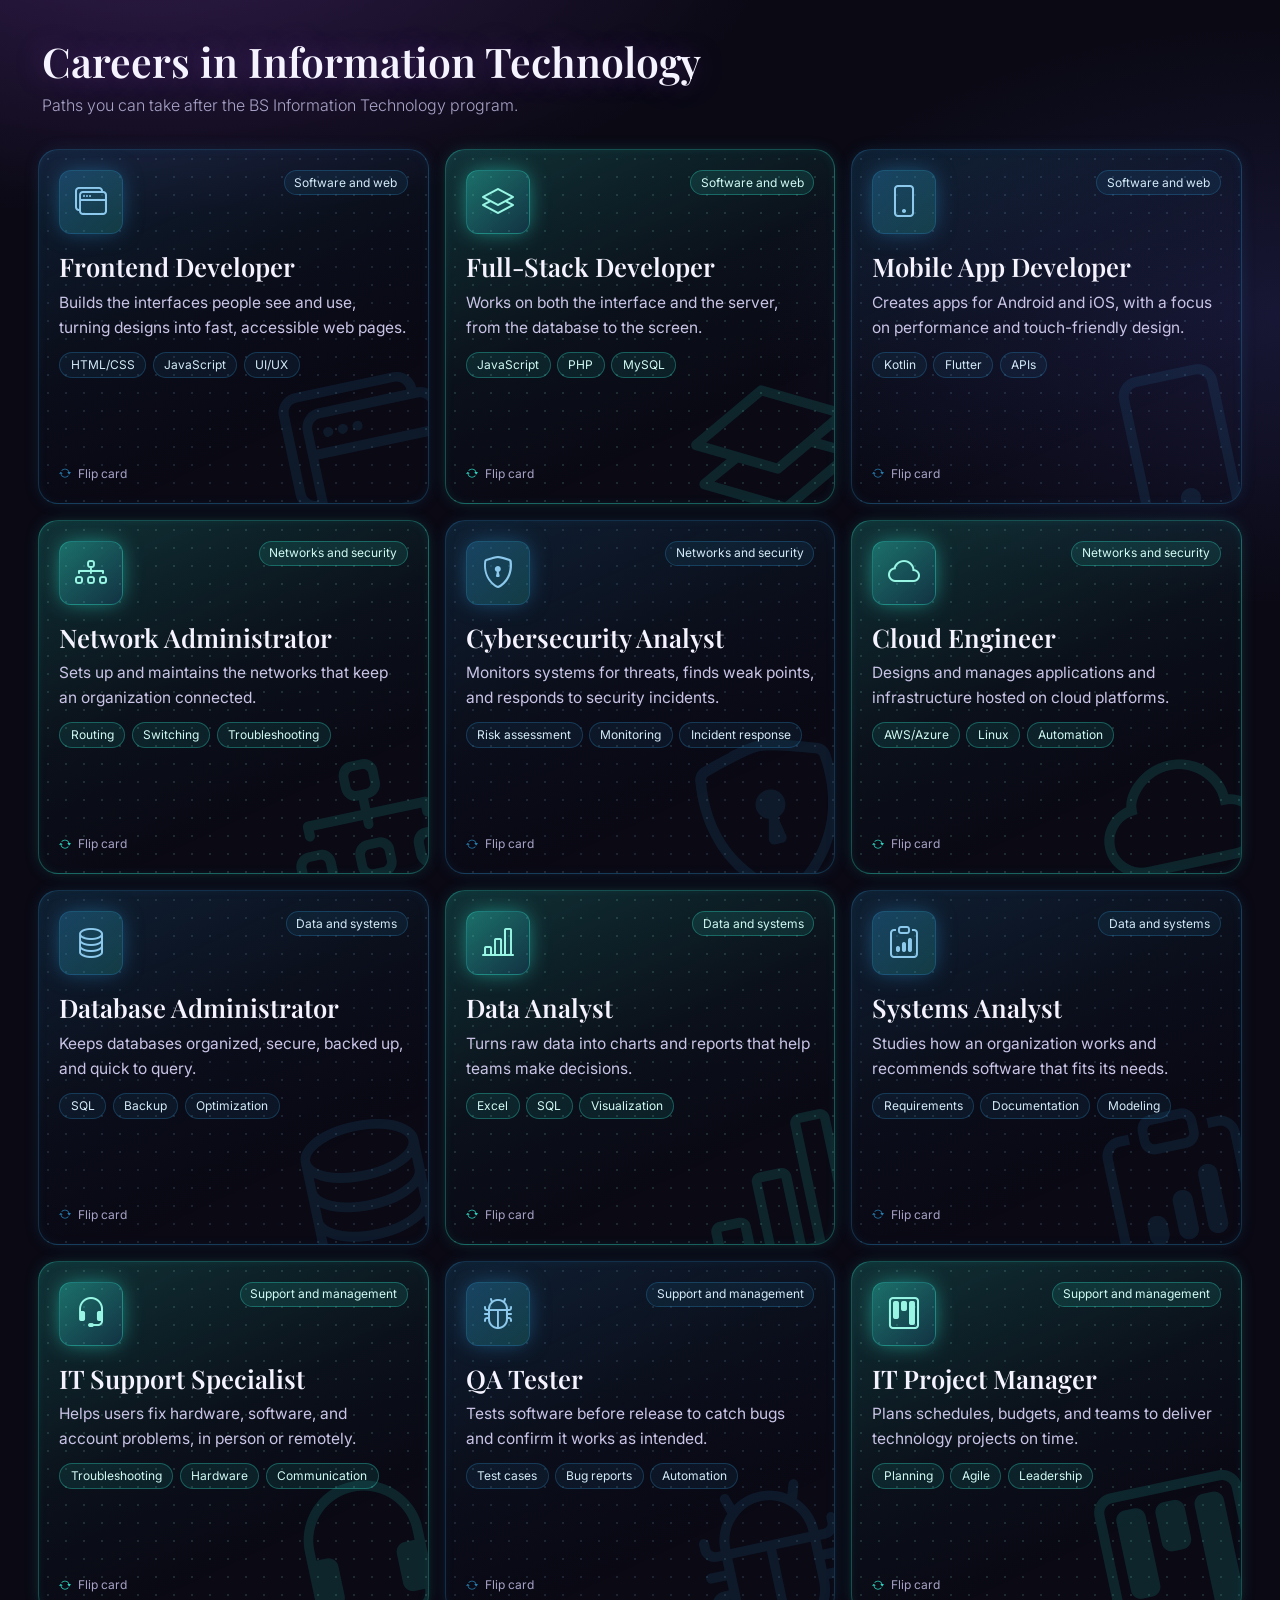
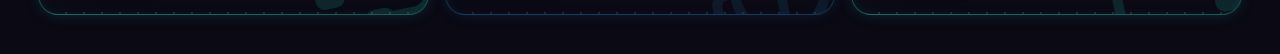
<file: Act 2_JSON/index.html>
<!DOCTYPE html>
<html lang="en">

<head>
    <meta charset="UTF-8">
    <meta name="viewport" content="width=device-width, initial-scale=1.0">
    <title>Khyle Recaña | IT Careers</title>
    <meta name="description" content="Career paths for graduates of the BS Information Technology program.">

    <!-- Fonts -->
    <link rel="preconnect" href="https://fonts.googleapis.com">
    <link rel="preconnect" href="https://fonts.gstatic.com" crossorigin>
    <link
        href="https://fonts.googleapis.com/css2?family=Playfair+Display:wght@400;500;600;700&family=Inter:wght@300;400;500;600&display=swap"
        rel="stylesheet">

    <!-- Bootstrap 5.3 -->
    <link href="https://cdn.jsdelivr.net/npm/bootstrap@5.3.3/dist/css/bootstrap.min.css" rel="stylesheet"
        integrity="sha384-QWTKZyjpPEjISv5WaRU9OFeRpok6YctnYmDr5pNlyT2bRjXh0JMhjY6hW+ALEwIH" crossorigin="anonymous">

    <!-- Bootstrap Icons -->
    <link rel="stylesheet" href="https://cdn.jsdelivr.net/npm/bootstrap-icons@1.11.3/font/bootstrap-icons.css">

    <!-- Favicon -->
    <link rel="icon" type="image/svg+xml" href="assets/Logo.svg">

    <!-- Custom CSS -->
    <link rel="stylesheet" href="style.css">
</head>

<body>
    <main class="container-fluid career-wrap" id="careers-page">
        <header class="row career-header" id="careers-header">
            <div class="col-12">
                <h1 class="career-page-title">Careers in Information Technology</h1>
                <p class="career-subtitle">Paths you can take after the BS Information Technology program.</p>
            </div>
        </header>

        <div id="careers-root"></div>

    </main>


    <!-- JSON -->
    <script id="careers-data" type="application/json">
    {
        "careers": [
            {
                "id": "frontend-developer",
                "title": "Frontend Developer",
                "track": "Software and web",
                "icon": "bi-window-stack",
                "description": "Builds the interfaces people see and use, turning designs into fast, accessible web pages.",
                "skills": [
                    "HTML/CSS",
                    "JavaScript",
                    "UI/UX"
                ],
                "overview": "You turn designs into responsive pages, fix layout bugs across devices, and make sure sites load fast and work with a keyboard and screen reader.",
                "tools": [
                    "HTML",
                    "CSS",
                    "JavaScript",
                    "Bootstrap",
                    "Git",
                    "Figma"
                ],
                "training": [
                    "freeCodeCamp Responsive Web Design",
                    "Meta Front-End Developer Professional Certificate"
                ]
            },
            {
                "id": "fullstack-developer",
                "title": "Full-Stack Developer",
                "track": "Software and web",
                "icon": "bi-layers",
                "description": "Works on both the interface and the server, from the database to the screen.",
                "skills": [
                    "JavaScript",
                    "PHP",
                    "MySQL"
                ],
                "overview": "You build features from end to end: the page the user sees, the server logic behind it, and the database that stores the data.",
                "tools": [
                    "JavaScript",
                    "PHP",
                    "Node.js",
                    "MySQL",
                    "REST APIs",
                    "Git"
                ],
                "training": [
                    "freeCodeCamp Full Stack Development",
                    "Meta Back-End Developer Professional Certificate"
                ]
            },
            {
                "id": "mobile-app-developer",
                "title": "Mobile App Developer",
                "track": "Software and web",
                "icon": "bi-phone",
                "description": "Creates apps for Android and iOS, with a focus on performance and touch-friendly design.",
                "skills": [
                    "Kotlin",
                    "Flutter",
                    "APIs"
                ],
                "overview": "You design and build apps for phones, test them on real devices, and publish updates to the app stores.",
                "tools": [
                    "Kotlin",
                    "Flutter",
                    "Android Studio",
                    "Firebase",
                    "REST APIs"
                ],
                "training": [
                    "Google Android Basics with Kotlin course",
                    "Flutter and Dart bootcamp courses"
                ]
            },
            {
                "id": "network-administrator",
                "title": "Network Administrator",
                "track": "Networks and security",
                "icon": "bi-diagram-3",
                "description": "Sets up and maintains the networks that keep an organization connected.",
                "skills": [
                    "Routing",
                    "Switching",
                    "Troubleshooting"
                ],
                "overview": "You install and configure routers and switches, monitor traffic, and fix outages so people stay connected.",
                "tools": [
                    "Cisco devices",
                    "Wireshark",
                    "Packet Tracer",
                    "DHCP and DNS",
                    "VLANs"
                ],
                "training": [
                    "Cisco CCNA",
                    "CompTIA Network+"
                ]
            },
            {
                "id": "cybersecurity-analyst",
                "title": "Cybersecurity Analyst",
                "track": "Networks and security",
                "icon": "bi-shield-lock",
                "description": "Monitors systems for threats, finds weak points, and responds to security incidents.",
                "skills": [
                    "Risk assessment",
                    "Monitoring",
                    "Incident response"
                ],
                "overview": "You watch logs and alerts for suspicious activity, investigate incidents, and recommend fixes to close security gaps.",
                "tools": [
                    "SIEM tools",
                    "Kali Linux",
                    "Nmap",
                    "Firewalls",
                    "Wireshark"
                ],
                "training": [
                    "CompTIA Security+",
                    "ISC2 Certified in Cybersecurity (CC)"
                ]
            },
            {
                "id": "cloud-engineer",
                "title": "Cloud Engineer",
                "track": "Networks and security",
                "icon": "bi-cloud",
                "description": "Designs and manages applications and infrastructure hosted on cloud platforms.",
                "skills": [
                    "AWS/Azure",
                    "Linux",
                    "Automation"
                ],
                "overview": "You deploy servers and services in the cloud, automate setup, and keep costs and uptime under control.",
                "tools": [
                    "AWS",
                    "Microsoft Azure",
                    "Linux",
                    "Docker",
                    "Terraform"
                ],
                "training": [
                    "AWS Certified Cloud Practitioner",
                    "Microsoft Azure Fundamentals (AZ-900)"
                ]
            },
            {
                "id": "database-administrator",
                "title": "Database Administrator",
                "track": "Data and systems",
                "icon": "bi-database",
                "description": "Keeps databases organized, secure, backed up, and quick to query.",
                "skills": [
                    "SQL",
                    "Backup",
                    "Optimization"
                ],
                "overview": "You design tables, tune slow queries, schedule backups, and control who can see or change the data.",
                "tools": [
                    "MySQL",
                    "PostgreSQL",
                    "SQL Server",
                    "phpMyAdmin",
                    "Backup tools"
                ],
                "training": [
                    "Microsoft Azure Data Fundamentals (DP-900)",
                    "Oracle MySQL certifications"
                ]
            },
            {
                "id": "data-analyst",
                "title": "Data Analyst",
                "track": "Data and systems",
                "icon": "bi-bar-chart-line",
                "description": "Turns raw data into charts and reports that help teams make decisions.",
                "skills": [
                    "Excel",
                    "SQL",
                    "Visualization"
                ],
                "overview": "You clean data, look for patterns, and present the results in dashboards and reports that managers can act on.",
                "tools": [
                    "Excel",
                    "SQL",
                    "Power BI",
                    "Tableau",
                    "Python"
                ],
                "training": [
                    "Google Data Analytics Certificate",
                    "Microsoft Power BI Data Analyst (PL-300)"
                ]
            },
            {
                "id": "systems-analyst",
                "title": "Systems Analyst",
                "track": "Data and systems",
                "icon": "bi-clipboard-data",
                "description": "Studies how an organization works and recommends software that fits its needs.",
                "skills": [
                    "Requirements",
                    "Documentation",
                    "Modeling"
                ],
                "overview": "You interview users, write down what a system needs to do, and work with developers to make sure the final product matches.",
                "tools": [
                    "UML",
                    "Flowcharts",
                    "Jira",
                    "Draw.io",
                    "SQL"
                ],
                "training": [
                    "IIBA Entry Certificate in Business Analysis (ECBA)",
                    "CompTIA Project+"
                ]
            },
            {
                "id": "it-support-specialist",
                "title": "IT Support Specialist",
                "track": "Support and management",
                "icon": "bi-headset",
                "description": "Helps users fix hardware, software, and account problems, in person or remotely.",
                "skills": [
                    "Troubleshooting",
                    "Hardware",
                    "Communication"
                ],
                "overview": "You answer help requests, set up computers and accounts, and fix everyday hardware and software problems.",
                "tools": [
                    "Windows and macOS",
                    "Active Directory",
                    "Ticketing systems",
                    "Remote desktop"
                ],
                "training": [
                    "CompTIA A+",
                    "Google IT Support Professional Certificate"
                ]
            },
            {
                "id": "qa-tester",
                "title": "QA Tester",
                "track": "Support and management",
                "icon": "bi-bug",
                "description": "Tests software before release to catch bugs and confirm it works as intended.",
                "skills": [
                    "Test cases",
                    "Bug reports",
                    "Automation"
                ],
                "overview": "You write test cases, try to break features before users do, and report bugs clearly so developers can fix them.",
                "tools": [
                    "Selenium",
                    "Postman",
                    "Jira",
                    "TestRail",
                    "Chrome DevTools"
                ],
                "training": [
                    "ISTQB Certified Tester Foundation Level"
                ]
            },
            {
                "id": "it-project-manager",
                "title": "IT Project Manager",
                "track": "Support and management",
                "icon": "bi-kanban",
                "description": "Plans schedules, budgets, and teams to deliver technology projects on time.",
                "skills": [
                    "Planning",
                    "Agile",
                    "Leadership"
                ],
                "overview": "You break a project into tasks, keep the team on schedule and budget, and report progress to stakeholders.",
                "tools": [
                    "Jira",
                    "Trello",
                    "Gantt charts",
                    "Scrum",
                    "Slack"
                ],
                "training": [
                    "PMI CAPM",
                    "Professional Scrum Master I (PSM I)"
                ]
            }
        ]
    }
    </script>

    <script>
        function escapeHtml(value) {
            var div = document.createElement("div");
            div.textContent = value;
            return div.innerHTML;
        }

        function listItems(items) {
            return items.map(function (item) {
                return "<li>" + escapeHtml(item) + "</li>";
            }).join("");
        }

        // Career card layout functions
        function careerColumn(career) {
            var id = escapeHtml(career.id);
            var title = escapeHtml(career.title);
            var icon = escapeHtml(career.icon);

            return `
                        <div class="col-12 col-md-6 col-lg-4 career-col" id="col-${id}">
                            <div class="career-flip" id="career-${id}" role="button" tabindex="0" aria-pressed="false" aria-label="${title}. Flip card for details.">
                                <div class="career-flip-inner">
                                    <article class="card career-card career-front" id="front-${id}" aria-hidden="false">
                                        <div class="card-body">
                                            <i class="bi ${icon} career-watermark" aria-hidden="true"></i>
                                            <div class="career-top">
                                                <span class="career-icon"><i class="bi ${icon}" aria-hidden="true"></i></span>
                                                <span class="career-track">${escapeHtml(career.track)}</span>
                                            </div>
                                            <h3 class="career-title">${title}</h3>
                                            <p class="career-desc">${escapeHtml(career.description)}</p>
                                            <ul class="career-skills">${listItems(career.skills)}</ul>
                                            <span class="career-hint"><i class="bi bi-arrow-repeat" aria-hidden="true"></i> Flip card</span>
                                        </div>
                                    </article>
                                    <article class="card career-card career-back" id="back-${id}" aria-hidden="true">
                                        <div class="card-body">
                                            <h3 class="career-title career-back-title">${title}</h3>
                                            <h4 class="career-label">What you'll do</h4>
                                            <p class="career-desc career-overview">${escapeHtml(career.overview)}</p>
                                            <h4 class="career-label">Tools you'll use</h4>
                                            <ul class="career-skills career-tools">${listItems(career.tools)}</ul>
                                            <h4 class="career-label">Training and certifications</h4>
                                            <ul class="career-training">${listItems(career.training)}</ul>
                                            <span class="career-hint"><i class="bi bi-arrow-repeat" aria-hidden="true"></i> Flip back</span>
                                        </div>
                                    </article>
                                </div>
                            </div>
                        </div>`;
        }

        function careerLayout(careers) {
            return `
                <div class="container-fluid px-0" id="careers-container">
                    <div class="row g-3 career" id="careers-row">${careers.map(careerColumn).join("")}
                    </div>
                </div>`;
        }

        function toggleFlip(flip) {
            var flipped = !flip.classList.contains("is-flipped");
            flip.classList.toggle("is-flipped", flipped);
            flip.setAttribute("aria-pressed", String(flipped));
            flip.querySelector(".career-front").setAttribute("aria-hidden", String(flipped));
            flip.querySelector(".career-back").setAttribute("aria-hidden", String(!flipped));
        }

        function bindFlip(row) {
            row.addEventListener("click", function (event) {
                var flip = event.target.closest(".career-flip");
                if (flip) toggleFlip(flip);
            });

            row.addEventListener("keydown", function (event) {
                if (event.key !== "Enter" && event.key !== " ") return;
                var flip = event.target.closest(".career-flip");
                if (!flip) return;
                event.preventDefault();
                toggleFlip(flip);
            });
        }

        function bindSpotlight(row) {
            row.addEventListener("pointermove", function (event) {
                var card = event.target.closest(".card");
                if (!card) return;
                var rect = card.getBoundingClientRect();
                card.style.setProperty("--spot-x", event.clientX - rect.left + "px");
                card.style.setProperty("--spot-y", event.clientY - rect.top + "px");
                card.style.setProperty("--spot-opacity", "1");
            });

            row.addEventListener("pointerout", function (event) {
                var card = event.target.closest(".card");
                if (card && !card.contains(event.relatedTarget)) {
                    card.style.setProperty("--spot-opacity", "0");
                }
            });
        }

        function renderCareers(targetId, dataId) {
            var target = document.getElementById(targetId || "careers-root");
            var data = JSON.parse(document.getElementById(dataId || "careers-data").textContent);

            target.innerHTML = careerLayout(data.careers);

            var row = document.getElementById("careers-row");
            bindFlip(row);
            bindSpotlight(row);
        }

        renderCareers("careers-root", "careers-data");
    </script>
</body>

</html>
</file>
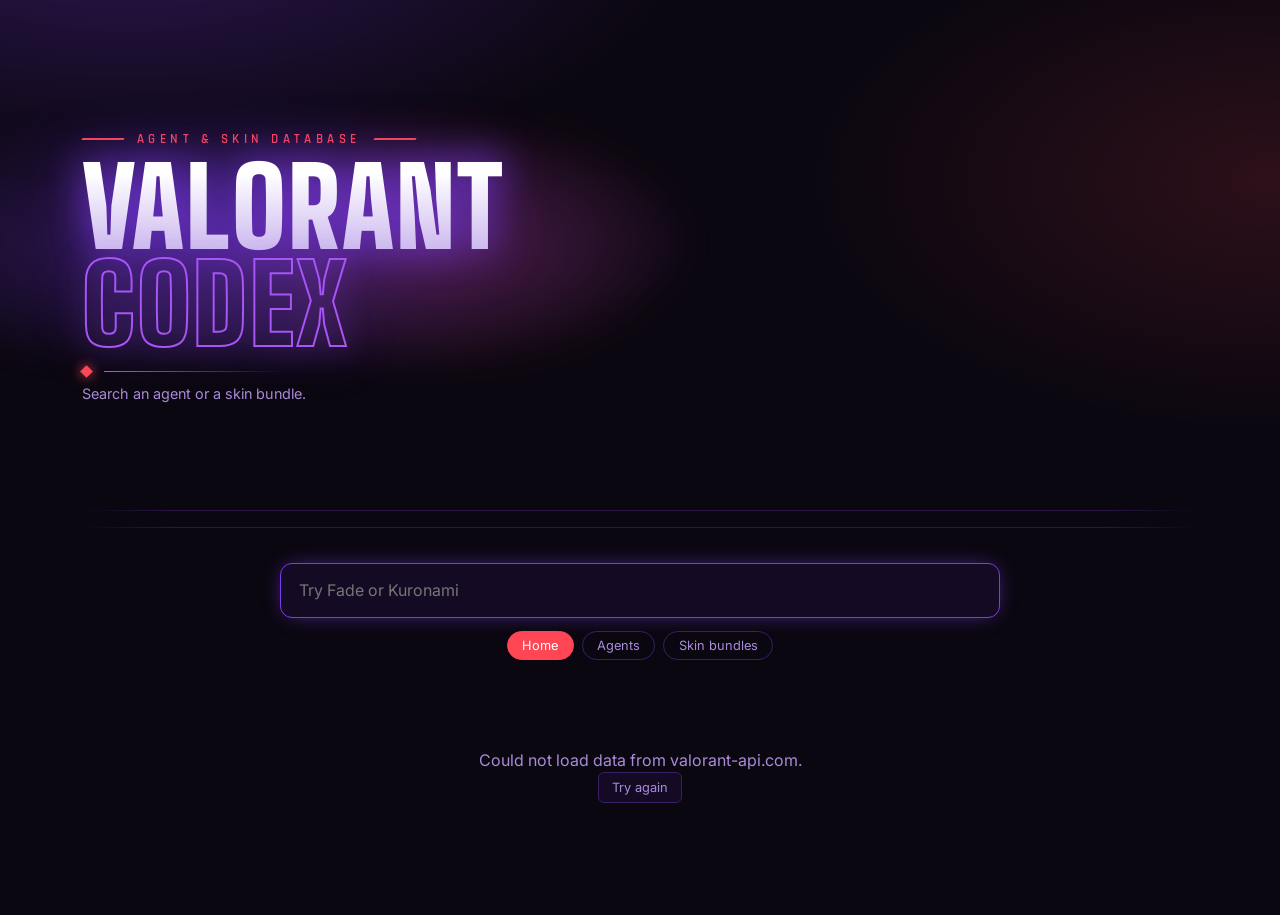
<file: Act 3_Public-API/index.html>
<!DOCTYPE html>
<html lang="en">

<head>
    <meta charset="UTF-8">
    <meta name="viewport" content="width=device-width, initial-scale=1.0">
    <title>Valorant Codex</title>
    <meta name="description" content="Search Valorant agents and skin bundles using the public valorant-api.com API.">

    <!-- Fonts -->
    <link rel="preconnect" href="https://fonts.googleapis.com">
    <link rel="preconnect" href="https://fonts.gstatic.com" crossorigin>
    <link
        href="https://fonts.googleapis.com/css2?family=Rajdhani:wght@600;700&family=Inter:wght@300;400;500;600&display=swap"
        rel="stylesheet">
    <link
        href="https://fonts.googleapis.com/css2?family=Rajdhani:wght@600;700&family=Big+Shoulders+Display:wght@800;900&family=Inter:wght@300;400;500;600&display=swap"
        rel="stylesheet">

    <!-- Bootstrap 5.3 -->
    <link href="https://cdn.jsdelivr.net/npm/bootstrap@5.3.3/dist/css/bootstrap.min.css" rel="stylesheet"
        integrity="sha384-QWTKZyjpPEjISv5WaRU9OFeRpok6YctnYmDr5pNlyT2bRjXh0JMhjY6hW+ALEwIH" crossorigin="anonymous">

    <!-- Favicon -->
    <link rel="icon" type="image/svg+xml" href="assets/Logo.svg">

    <!-- Custom CSS -->
    <link rel="stylesheet" href="style.css">
</head>

<body>
    <div class="page-bg" id="pageBg" aria-hidden="true"></div>
    <main class="container py-4 py-md-5 is-home position-relative" id="codex">
        <button class="btn btn-sm back-btn" id="back" type="button" aria-label="Back to home"
            title="Back to home">&larr;</button>
        <div class="hero">
            <div class="hero-left">
                <div class="brand">
                    <div class="eyebrow"><span></span>AGENT &amp; SKIN DATABASE<span></span></div>
                    <div class="logo" id="logo" role="button" tabindex="0" title="Back to home"><span
                            class="l1">VALORANT</span> <span class="l2">CODEX</span></div>
                    <div class="divider" aria-hidden="true"><i></i></div>
                    <p class="tagline">Search an agent or a skin bundle.</p>
                    <div class="stats" id="stats"></div>
                </div>
            </div>
            <div class="stage" id="stage"></div>
        </div>
        <div class="ticker" id="ticker" aria-hidden="true"></div>

        <div class="search-wrap">
            <input class="search" id="search" type="search" placeholder="Try Fade or Kuronami" autocomplete="off"
                aria-label="Search agents or skin bundles">
            <div class="suggest" id="suggest" hidden></div>
        </div>
        <div class="chips" id="chips">
            <button class="chip on" data-f="all">Home</button>
            <button class="chip" data-f="agent">Agents</button>
            <button class="chip" data-f="bundle">Skin bundles</button>
        </div>
        <section id="result">
            <p class="state">Loading Valorant data…</p>
        </section>
    </main>


    <script src="https://cdn.jsdelivr.net/npm/bootstrap@5.3.8/dist/js/bootstrap.bundle.min.js"
        integrity="sha384-FKyoEForCGlyvwx9Hj09JcYn3nv7wiPVlz7YYwJrWVcXK/BmnVDxM+D2scQbITxI"
        crossorigin="anonymous"></script>

    <script>
        var API = "https://valorant-api.com/v1/";
        var S = { agents: [], bundles: [], themes: [], skins: [], tiers: {}, filter: "all" };
        var items = [], skinList = [], variants = [], pool = [];
        var $ = function (s) { return document.querySelector(s); };
        var box = $("#search"), sug = $("#suggest"), res = $("#result"), main = $("#codex");

        var SLOT = { Grenade: "C", Ability1: "Q", Ability2: "E", Ultimate: "X", Passive: "P" };
        var ORDER = ["Grenade", "Ability1", "Ability2", "Ultimate", "Passive"];
        var COUNTRY = {
            turkish: "Turkey",
            korean: "South Korea",
            british: "United Kingdom",
            english: "England",
            scottish: "Scotland",
            irish: "Ireland",
            american: "United States",
            chinese: "China",
            indian: "India",
            russian: "Russia",
            moroccan: "Morocco",
            mexican: "Mexico",
            german: "Germany",
            swedish: "Sweden",
            brazilian: "Brazil",
            australian: "Australia",
            japanese: "Japan",
            ghanaian: "Ghana",
            french: "France",
            filipino: "Philippines",
            filipina: "Philippines",
            norwegian: "Norway",
            colombian: "Colombia",
            thai: "Thailand",
            senegalese: "Senegal",
            nigerian: "Nigeria",
            canadian: "Canada",
            italian: "Italy",
            spanish: "Spain",
            egyptian: "Egypt",
            argentine: "Argentina",
            ukrainian: "Ukraine",
            polish: "Poland",
            dutch: "Netherlands",
            kenyan: "Kenya"
        };

        function esc(t) {
            return String(t == null ? "" : t).replace(/[&<>"']/g, function (c) {
                return { "&": "&amp;", "<": "&lt;", ">": "&gt;", '"': "&quot;", "'": "&#39;" }[c];
            });
        }
        function norm(t) {
            return String(t || "").normalize("NFD").replace(/[\u0300-\u036f]/g, "").toLowerCase()
                .replace(/\bbundle\b/g, "").replace(/[^a-z0-9]/g, "");
        }
        const get = async (path) => {
            var response = await fetch(API + path);
            var json = await response.json();
            return json.data;
        }

        function loadingHtml(text) {
            return '<div class="text-center py-5"><div class="spinner-border text-danger" role="status"><span class="visually-hidden">Loading...</span></div><div class="mt-3 text-secondary">' + text + '</div></div>';
        }

        function country(desc) {
            var m = (desc || "").match(/(?:home country of|hailing from|hails from|native of)\s+([A-Z][A-Za-z]+(?: [A-Z][A-Za-z]+)*)/);
            if (m) return m[1];
            var words = (desc || "").toLowerCase().match(/[a-z]+/g) || [];
            for (var i = 0; i < words.length; i++) if (COUNTRY[words[i]]) return COUNTRY[words[i]];
            return "Not stated";
        }
        function clean(t) { return String(t || "").replace(/<[^>]*>/g, ""); }
        function hex(c) { return "#" + String(c || "000000").slice(0, 6); }

        /* ---------- Loading ---------- */
        const init = async () => {
            res.innerHTML = loadingHtml("Loading Valorant data...");
            try {
                S.agents = await get("agents?isPlayableCharacter=true");
                S.bundles = await get("bundles");
                S.themes = await get("themes");
                S.skins = await get("weapons/skins");
                var tierList = await get("contenttiers");

                S.agents.sort(function (a, b) { return a.displayName.localeCompare(b.displayName); });
                S.bundles = S.bundles.filter(function (b) { return b.displayName; });
                for (var i = 0; i < tierList.length; i++) {
                    S.tiers[tierList[i].uuid] = tierList[i];
                }
                items = S.agents.map(function (a) { return { type: "agent", name: a.displayName, key: norm(a.displayName), icon: a.displayIcon, ref: a }; })
                    .concat(S.bundles.map(function (b) { return { type: "bundle", name: b.displayName, key: norm(b.displayName), icon: b.displayIcon, ref: b }; }));
                items.forEach(function (it, i) { it.id = i; });
                pool = [];
                S.skins.forEach(function (s) {
                    if (/^(standard|random)/i.test(s.displayName)) return;
                    (s.levels || []).concat(s.chromas || []).forEach(function (v) {
                        if (v.streamedVideo) pool.push({ skin: s, video: v.streamedVideo, poster: v.displayIcon || v.fullRender || s.displayIcon });
                    });
                });
                var skinCount = S.skins.filter(function (s) { return !/^(standard|random)/i.test(s.displayName); }).length;
                $("#stats").innerHTML = [[S.agents.length, "Agents"], [S.bundles.length, "Bundles"], [skinCount, "Skins"]].map(function (x) {
                    return '<span><b>' + x[0] + '</b>' + x[1] + '</span>';
                }).join("");
                buildSpotlight();
                home();
            } catch (error) {
                res.innerHTML = '<p class="state">Could not load data from valorant-api.com.<br><button class="tag" onclick="init()">Try again</button></p>';
            }
        }

        function pickRandom(n) {
            var a = pool.slice(), out = [], seen = {};
            for (var i = a.length - 1; i > 0; i--) { var j = Math.floor(Math.random() * (i + 1)); var t = a[i]; a[i] = a[j]; a[j] = t; }
            a.forEach(function (p) { if (out.length < n && !seen[p.skin.uuid]) { seen[p.skin.uuid] = 1; out.push(p); } });
            return out;
        }
        function bundleIdFor(skin) {
            var th = S.themes.find(function (t) { return t.uuid === skin.themeUuid; });
            if (!th) return -1;
            var it = items.find(function (i) { return i.type === "bundle" && i.key === norm(th.displayName); });
            return it ? it.id : -1;
        }
        /* ---------- Home spotlight ---------- */
        var spotTimer = null;
        var spotIndex = 0;

        function buildSpotlight() {
            var elStage = document.getElementById("stage");
            var elTicker = document.getElementById("ticker");
            var order = [];
            for (var i = 0; i < S.agents.length; i++) {
                order.push(i);
            }
            order.sort(function () { return Math.random() - 0.5; });

            var html = "";
            for (var n = 0; n < 6 && n < order.length; n++) {
                var a = S.agents[order[n]];
                var colorList = a.backgroundGradientColors || [];
                var cols = [];
                for (var c = 0; c < colorList.length; c++) {
                    cols.push(hex(colorList[c]));
                }
                var grad = cols.length > 1 ? "linear-gradient(150deg," + cols.join(",") + ")" : "";
                html += '<div class="spot' + (n == 0 ? " on" : "") + '"' + (grad ? ' style="--g:' + grad + '"' : "") + ' data-id="' + order[n] + '">';
                html += '<div class="big">' + esc(a.displayName) + '</div>';
                html += '<img class="pt" src="' + esc(a.fullPortrait || a.bustPortrait || a.displayIcon) + '" alt="' + esc(a.displayName) + '">';
                html += '<div class="nm">' + (a.role ? '<i>' + esc(a.role.displayName) + '</i>' : "") + esc(a.displayName) + '</div></div>';
            }
            elStage.innerHTML = html;

            var names = "";
            for (var j = 0; j < S.agents.length; j++) {
                names += '<span>' + esc(S.agents[j].displayName) + ' //</span>';
            }
            elTicker.innerHTML = '<div class="track">' + names + names + '</div>';

            spotIndex = 0;
            clearInterval(spotTimer);
            spotTimer = setInterval(nextSpot, 3500);
        }

        function nextSpot() {
            if (!main.classList.contains("is-home")) return;
            var slides = document.getElementsByClassName("spot");
            if (slides.length == 0) return;
            slides[spotIndex].classList.remove("on");
            spotIndex = (spotIndex + 1) % slides.length;
            slides[spotIndex].classList.add("on");
        }

        function setFilter(f) {
            S.filter = f;
            page = 1;
            document.querySelectorAll("#chips .chip").forEach(function (x) { x.classList.toggle("on", x.dataset.f === f); });
        }

        var page = 1;
        var perPageLoad = 18;
        var lastPage = 1;
        var listItems = [];

        function listAll(type) {
            listItems = items.filter(function (i) { return i.type === type && i.icon; });
            lastPage = Math.ceil(listItems.length / perPageLoad);
            if (page > lastPage) page = 1;
            var title = type === "agent" ? "AGENTS" : "SKIN BUNDLES";
            res.innerHTML = '<div class="d-flex flex-wrap justify-content-between align-items-center gap-2 mt-4 mb-2">' +
                '<h3 class="sec m-0"><b>//</b> ' + title + ' (' + listItems.length + ')</h3>' +
                '<nav aria-label="Page navigation"><ul class="pagination pagination-sm m-0">' +
                '<li class="page-item"><a class="page-link" onclick="prev()">Previous</a></li>' +
                '<li class="page-item"><a class="page-link" id="currentPage">1</a></li>' +
                '<li class="page-item"><a class="page-link" onclick="next()">Next</a></li>' +
                '</ul></nav></div><div class="row g-2" id="parent"></div>';
            getList();
        }

        function getList() {
            var elParent = document.getElementById("parent");
            var elCurrentPage = document.getElementById("currentPage");
            elParent.innerHTML = "";
            elCurrentPage.innerHTML = page + " / " + lastPage;
            for (var i = perPageLoad * (page - 1); i < perPageLoad * page && i < listItems.length; i++) {
                elParent.innerHTML += '<div class="col-4 col-sm-3 col-md-2"><button class="pick w-100 h-100" data-id="' + listItems[i].id + '"><img src="' + esc(listItems[i].icon) + '" alt="" loading="lazy">' + esc(listItems[i].name) + '</button></div>';
            }
        }

        function prev() {
            page -= 1;
            if (page == 0) {
                page = lastPage;
            }
            getList();
        }

        function next() {
            page += 1;
            if (page > lastPage) {
                page = 1;
            }
            getList();
        }

        function home() {
            main.classList.add("is-home");
            setPageBg("");
            if (S.filter === "agent" || S.filter === "bundle") return listAll(S.filter);
            var picks = pickRandom(3);
            res.innerHTML = '<div class="d-flex justify-content-center align-items-center gap-3 mb-3"><h3 class="sec m-0"><b>//</b> RANDOM SKIN PREVIEWS</h3>' +
                '<button class="tag" id="shuffle">Shuffle</button></div><div class="row g-3 justify-content-center">' +
                picks.map(function (p) {
                    var b = bundleIdFor(p.skin);
                    return '<div class="col-12 col-md-4"><div class="vcard"><div class="media"><video muted loop autoplay playsinline preload="metadata" poster="' + esc(p.poster) + '" src="' + esc(p.video) + '"></video></div>' +
                        '<div class="vfoot"><span>' + esc(p.skin.displayName) + '</span><span class="d-flex gap-2"><button class="tag" data-snd>Sound off</button>' +
                        (b > -1 ? '<button class="tag" data-id="' + b + '">View bundle</button>' : "") + '</span></div></div></div>';
                }).join("") + '</div>';
        }
        function goHome() {
            box.value = ""; sug.hidden = true;
            home();
            window.scrollTo({ top: 0, behavior: "smooth" });
        }

        /* ---------- Search ---------- */
        function suggest() {
            var q = norm(box.value);
            if (!q) { sug.hidden = true; return []; }
            var f = items.filter(function (i) { return (S.filter === "all" || S.filter === i.type) && i.key.indexOf(q) > -1; })
                .sort(function (a, b) { return (b.key.indexOf(q) === 0) - (a.key.indexOf(q) === 0); }).slice(0, 8);
            sug.innerHTML = f.length ? f.map(function (i) {
                return '<button type="button" data-id="' + i.id + '">' + (i.icon ? '<img src="' + esc(i.icon) + '" alt="">' : "") +
                    esc(i.name) + '<span class="badge">' + (i.type === "agent" ? "Agent" : "Bundle") + '</span></button>';
            }).join("") : '<p class="none">No agent or bundle found</p>';
            sug.hidden = false;
            return f;
        }
        function show(item) {
            setPageBg(item.type === "agent" ? item.ref.background : "");
            box.value = item.name; sug.hidden = true;
            main.classList.remove("is-home");
            if (item.type === "agent") res.innerHTML = agentView(item.ref);
            else { res.innerHTML = bundleView(item.ref); if (skinList.length) showSkin(skinList[0].uuid); }
            res.scrollIntoView({ behavior: "smooth", block: "start" });
        }

        /* ---------- Agent ---------- */
        var AGENT_VIDEOS = {};
        function bannerMedia(a) {
            var v = AGENT_VIDEOS[a.displayName];
            return v
                ? '<video class="bg-video" autoplay muted loop playsinline src="' + esc(v) + '"></video>'
                : '<div class="bg-anim" aria-hidden="true"></div>';
        }
        function setPageBg(url) {
            var pg = $("#pageBg");
            if (url) { pg.style.backgroundImage = 'url("' + url + '")'; pg.classList.add("on"); }
            else pg.classList.remove("on");
        }
        function agentView(a) {
            var cols = (a.backgroundGradientColors || []).map(hex);
            var grad = cols.length > 1 ? "linear-gradient(135deg," + cols.join(",") + ")" : "";
            var abil = (a.abilities || []).slice().sort(function (x, y) { return ORDER.indexOf(x.slot) - ORDER.indexOf(y.slot); })
                .filter(function (x) { return x.displayName; });
            var style = (grad ? "--g:" + grad + ";" : "") + (cols[0] ? "--c1:" + cols[0] + ";" : "") + (cols[2] || cols[1] ? "--c2:" + (cols[2] || cols[1]) + ";" : "");

            var html = '<article class="agent"><div class="banner"' + (style ? ' style="' + style + '"' : "") + '>';
            html += bannerMedia(a);
            html += '<div class="bn">';
            html += '<h2 class="name">' + esc(a.displayName) + '</h2>';

            html += '<div class="d-flex flex-wrap align-items-center gap-2">';
            if (a.role) {
                html += '<span class="pill">' + (a.role.displayIcon ? '<img src="' + esc(a.role.displayIcon) + '" alt="">' : "") + esc(a.role.displayName) + '</span>';
            }
            html += '<span class="meta mt-2">Origin: ' + esc(country(clean(a.description))) + '</span>';
            html += '<span class="meta mt-2">Codename: ' + esc(a.developerName || "Unknown") + '</span>';
            html += '</div>';

            html += '<p class="bn-desc">' + esc(clean(a.description)) + '</p>';
            html += '<button type="button" class="more" onclick="toggleDesc(this)">Read more</button>';

            html += '<div class="bn-abil">';
            abil.forEach(function (x) {
                if (!x.displayIcon) return;
                html += '<span class="bn-ab' + (x.slot === "Ultimate" ? " ult" : "") + '" title="' + esc(x.displayName) + '"><img src="' + esc(x.displayIcon) + '" alt="' + esc(x.displayName) + '"><i>' + esc(SLOT[x.slot] || "") + '</i></span>';
            });
            html += '</div>';
            html += '</div>'; // closes .bn

            html += '<img class="portrait" src="' + esc(a.fullPortrait || a.bustPortrait || a.displayIcon) + '" alt="' + esc(a.displayName) + '">';
            html += '</div>'; // closes .banner

            html += '<h3 class="sec"><b>//</b> ABILITIES</h3><div class="row g-3">';
            abil.forEach(function (x) {
                html += '<div class="col-12 col-md-6 col-xl-3"><div class="ab h-100' + (x.slot === "Ultimate" ? " ult" : "") + '"><header>' +
                    (x.displayIcon ? '<img src="' + esc(x.displayIcon) + '" alt="">' : "") + '<strong>' + esc(x.displayName) + '</strong>' +
                    '<span class="key">' + (SLOT[x.slot] || "") + '</span></header><p>' + esc(clean(x.description)) + '</p></div></div>';
            });
            html += '</div></article>';
            return html;
        }

        function toggleDesc(button) {
            var desc = button.previousElementSibling;
            desc.classList.toggle("open");
            button.innerHTML = desc.classList.contains("open") ? "Show less" : "Read more";
        }

        /* ---------- Bundle ---------- */
        function bundleSkins(b) {
            var n = norm(b.displayName), list = [];
            var th = S.themes.find(function (t) { return norm(t.displayName) === n; }) ||
                S.themes.find(function (t) { return n && norm(t.displayName).indexOf(n) === 0; });
            if (th) list = S.skins.filter(function (s) { return s.themeUuid === th.uuid; });
            if (!list.length && n.length > 3) list = S.skins.filter(function (s) { return norm(s.displayName).indexOf(n) > -1; });
            return list;
        }
        function skinImg(s) {
            return s.displayIcon || (s.levels[0] && s.levels[0].displayIcon) || (s.chromas[0] && (s.chromas[0].fullRender || s.chromas[0].displayIcon)) || "";
        }
        function bundleView(b) {
            skinList = bundleSkins(b);
            var promo = b.displayIcon2 || b.displayIcon;
            return '<article class="bundle"><div class="bhero"><div><small>SKIN BUNDLE</small><h2 class="name">' + esc(b.displayName) + '</h2>' +
                (b.displayNameSubText ? '<p class="desc">' + esc(clean(b.displayNameSubText)) + '</p>' : "") +
                (b.description ? '<p class="desc">' + esc(clean(b.description)) + '</p>' : "") + '</div>' +
                (promo ? '<img src="' + esc(promo) + '" alt="' + esc(b.displayName) + '">' : "") + '</div>' +
                '<h3 class="sec"><b>//</b> INCLUDED SKINS (' + skinList.length + ')</h3>' +
                (skinList.length ? '<div class="row g-2">' + skinList.map(function (s) {
                    var t = S.tiers[s.contentTierUuid];
                    return '<div class="col-6 col-md-4 col-lg-3"><button class="skin w-100 h-100" data-s="' + esc(s.uuid) + '"><img src="' + esc(skinImg(s)) + '" alt="" loading="lazy">' +
                        '<span class="gem"' + (t ? ' style="background:' + hex(t.highlightColor) + '"' : "") + '></span>' + esc(s.displayName) + '</button></div>';
                }).join("") + '</div><div id="detail"></div>' : '<p class="state">No skins were found for this bundle.</p>') + '</article>';
        }
        function levelName(item) {
            return String(item || "").replace(/^.*::/, "").replace(/([a-z])([A-Z])/g, "$1 $2");
        }
        function showSkin(uuid) {
            var s = skinList.find(function (x) { return x.uuid === uuid; });
            if (!s) return;
            document.querySelectorAll(".skin").forEach(function (el) { el.classList.toggle("sel", el.dataset.s === uuid); });
            variants = s.levels.map(function (l, i) {
                return { kind: "level", label: "Level " + (i + 1) + (l.levelItem ? " · " + levelName(l.levelItem) : ""), video: l.streamedVideo, img: l.displayIcon };
            }).concat(s.chromas.map(function (c) {
                return { kind: "chroma", label: (c.displayName || "Variant").replace(s.displayName, "").trim() || "Default", video: c.streamedVideo, img: c.fullRender || c.displayIcon, swatch: c.swatch };
            }));
            var start = variants.map(function (v) { return v.kind === "level" && v.video ? 1 : 0; }).lastIndexOf(1);
            if (start < 0) start = variants.findIndex(function (v) { return v.video; });
            var t = S.tiers[s.contentTierUuid];
            $("#detail").innerHTML = '<div class="detail"><div class="row g-3"><div class="col-lg-7"><div class="media" id="media"></div><p class="hint">Preview videos play with the skin\'s sound effects.</p></div><div class="col-lg-5">' +
                '<h3>' + esc(s.displayName) + '</h3><span class="desc">' + esc(t ? t.displayName : "") + '</span>' +
                '<p class="lbl">Upgrade levels</p><div class="vars">' + variants.map(function (v, i) {
                    return v.kind === "level" ? '<button class="var" data-v="' + i + '">' + esc(v.label) + '</button>' : "";
                }).join("") + '</div><p class="lbl">Color variants</p><div class="vars">' + variants.map(function (v, i) {
                    return v.kind === "chroma" ? '<button class="sw" data-v="' + i + '" title="' + esc(v.label) + '">' + (v.swatch ? '<img src="' + esc(v.swatch) + '" alt="' + esc(v.label) + '">' : esc(v.label)) + '</button>' : "";
                }).join("") + '</div></div></div></div>';
            showVariant(Math.max(start, 0));
        }
        function showVariant(i) {
            var v = variants[i];
            if (!v) return;
            document.querySelectorAll("#detail [data-v]").forEach(function (el) { el.classList.toggle("on", Number(el.dataset.v) === i); });
            $("#media").innerHTML = v.video
                ? '<video controls playsinline preload="metadata" poster="' + esc(v.img) + '" src="' + esc(v.video) + '"></video>'
                : (v.img ? '<img src="' + esc(v.img) + '" alt="' + esc(v.label) + '">' : '<p class="state">No preview available</p>');
        }

        /* ---------- Events ---------- */
        box.addEventListener("input", function () { if (!box.value) goHome(); else suggest(); });
        box.addEventListener("search", function () { if (!box.value) goHome(); });
        $("#logo").addEventListener("click", logoHome);
        $("#logo").addEventListener("keydown", function (e) { if (e.key === "Enter" || e.key === " ") { e.preventDefault(); logoHome(); } });
        box.addEventListener("keydown", function (e) {
            if (e.key === "Enter") { var f = suggest(); if (f[0]) show(f[0]); }
            if (e.key === "Escape") sug.hidden = true;
        });
        function logoHome() { setFilter("all"); goHome(); }
        $("#chips").addEventListener("click", function (e) {
            var c = e.target.closest(".chip");
            if (!c) return;
            setFilter(c.dataset.f);
            if (box.value) suggest(); else home();
        });
        $("#back").addEventListener("click", logoHome);
        document.addEventListener("click", function (e) {
            if (e.target.closest("#shuffle")) return home();
            var snd = e.target.closest("[data-snd]");
            if (snd) {
                var vid = snd.closest(".vcard").querySelector("video");
                vid.muted = !vid.muted;
                snd.textContent = vid.muted ? "Sound off" : "Sound on";
                return;
            }
            var pick = e.target.closest("[data-id]");
            if (pick && items[pick.dataset.id]) return show(items[pick.dataset.id]);
            var sk = e.target.closest(".skin");
            if (sk) return showSkin(sk.dataset.s);
            var v = e.target.closest("#detail [data-v]");
            if (v) return showVariant(Number(v.dataset.v));
            if (!e.target.closest(".search-wrap")) sug.hidden = true;
        });

        init();
    </script>
</body>

</html>
</file>
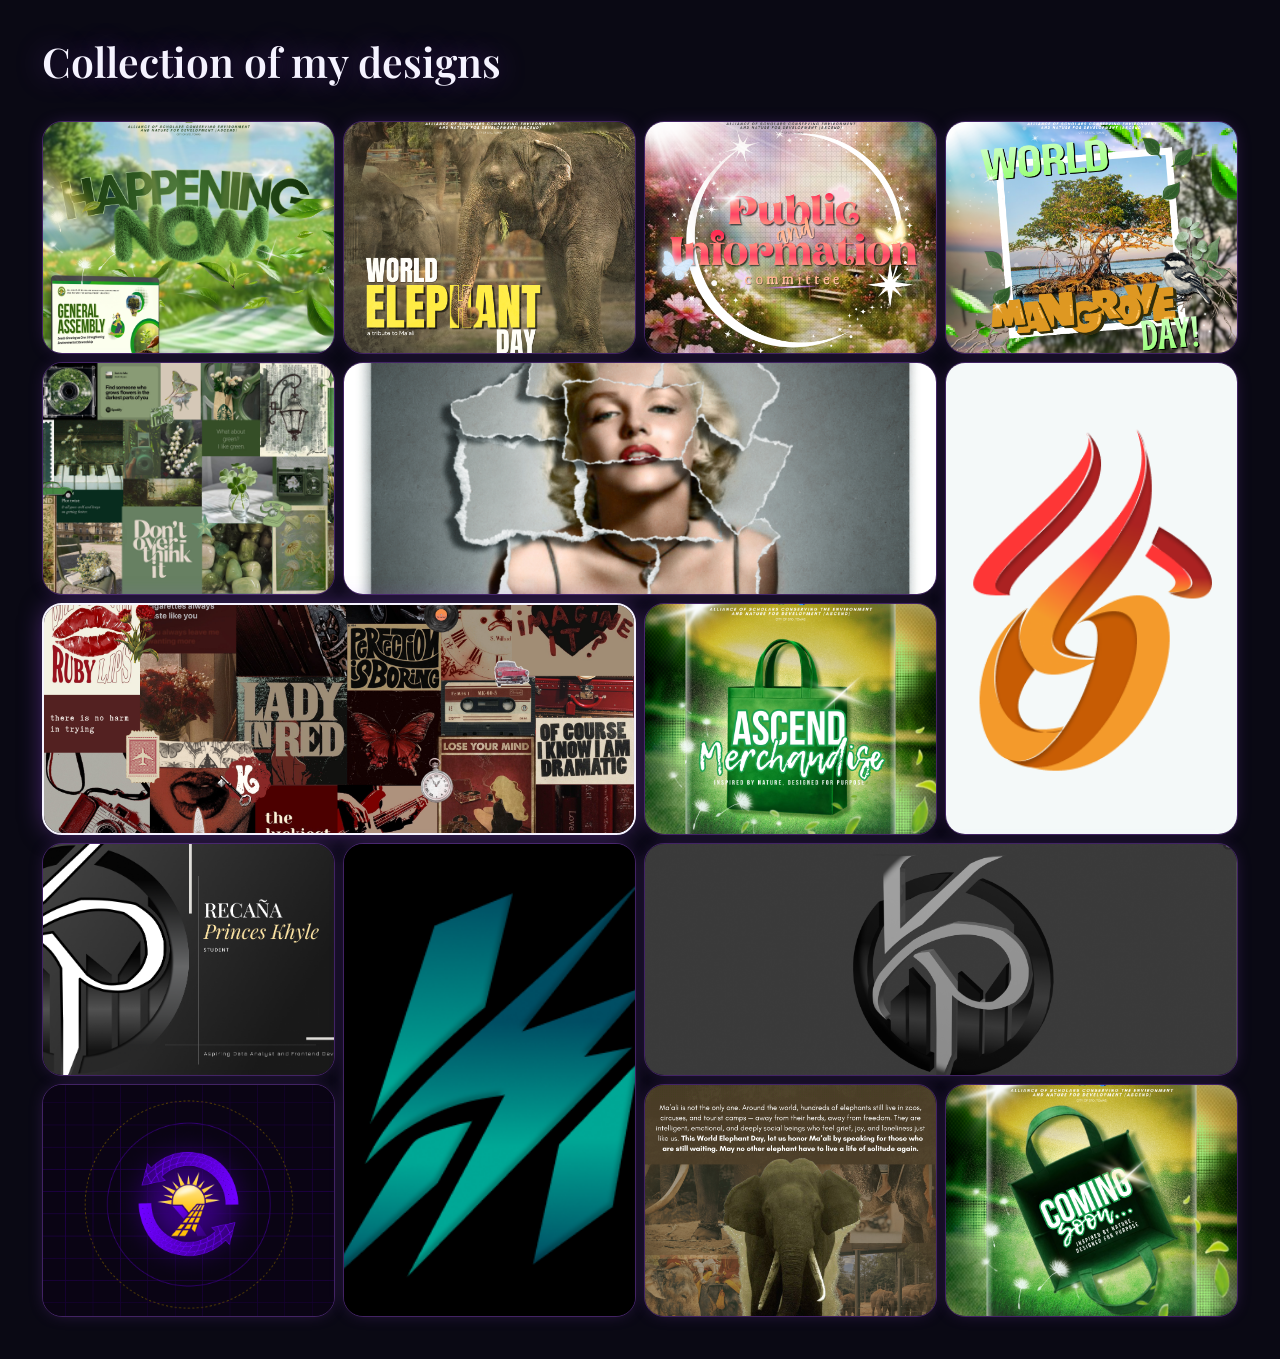
<file: bento-gallery.html>
<!DOCTYPE html>
<html lang="en">

<head>
    <meta charset="UTF-8">
    <meta name="viewport" content="width=device-width, initial-scale=1.0">
    <title>Khyle Recaña | Gallery</title>
    <meta name="description" content="Achievements and milestones from the portfolio of Khyle Recaña.">

    <!-- Fonts -->
    <link rel="preconnect" href="https://fonts.googleapis.com">
    <link rel="preconnect" href="https://fonts.gstatic.com" crossorigin>
    <link
        href="https://fonts.googleapis.com/css2?family=Playfair+Display:wght@400;500;600;700&family=Inter:wght@300;400;500;600&display=swap"
        rel="stylesheet">

    <!-- Bootstrap 5.3 -->
    <link href="https://cdn.jsdelivr.net/npm/bootstrap@5.3.3/dist/css/bootstrap.min.css" rel="stylesheet"
        integrity="sha384-QWTKZyjpPEjISv5WaRU9OFeRpok6YctnYmDr5pNlyT2bRjXh0JMhjY6hW+ALEwIH" crossorigin="anonymous">

    <!-- Bootstrap Icons -->
    <link rel="stylesheet" href="https://cdn.jsdelivr.net/npm/bootstrap-icons@1.11.3/font/bootstrap-icons.css">

    <!-- Favicon -->
    <link rel="icon" type="image/svg+xml" href="assets/Logo.svg">

    <!-- Custom CSS -->
    <link rel="stylesheet" href="style.css">

    <!-- iframe -->
    <script>
        if (new URLSearchParams(location.search).has('embed')) document.documentElement.classList.add('is-embed');
    </script>
</head>

<body>

    <main class="container-fluid bento-wrap">
        <header class="bento-header">
            <h1 class="bento-title">Collection of my designs</h1>
        </header>

        <div class="bento">
        <div class="row g-0">
            <div class="col-12 col-sm-9">
                <div class="row g-0">
                    <div class="col-12 col-sm-4">
                        <div class="row g-0">
                            <div class="col-12 p-1">
                                <div class="card">
                                    <div class="bento-slot">
                                        <i class="bi bi-image"></i>
                                        <span>Image 01</span>
                                    </div>
                                    <img class="bento-img" src="assets/1.png" alt="Design 1" onerror="this.remove()">
                                </div>
                            </div>
                        </div>
                        <div class="row g-0">
                            <div class="col-12 p-1">
                                <div class="card">
                                    <div class="bento-slot">
                                        <i class="bi bi-image"></i>
                                        <span>Image 14</span>
                                    </div>
                                    <img class="bento-img" src="assets/14.png" alt="Design 14" onerror="this.remove()">
                                </div>
                            </div>
                        </div>
                    </div>
                    <div class="col-12 col-sm-8">
                        <div class="row g-0">
                            <div class="col-6 p-1">
                                <div class="card">
                                    <div class="bento-slot">
                                        <i class="bi bi-image"></i>
                                        <span>Image 03</span>
                                    </div>
                                    <img class="bento-img" src="assets/3.png" alt="Design 3" onerror="this.remove()">
                                </div>
                            </div>
                            <div class="col-6 p-1">
                                <div class="card">
                                    <div class="bento-slot">
                                        <i class="bi bi-image"></i>
                                        <span>Image 13</span>
                                    </div>
                                    <img class="bento-img" src="assets/13.png" alt="Design 13" onerror="this.remove()">
                                </div>
                            </div>
                        </div>
                        <div class="row g-0">
                            <div class="col-12 p-1">
                                <div class="card">
                                    <div class="bento-slot">
                                        <i class="bi bi-image"></i>
                                        <span>Image 08</span>
                                    </div>
                                    <img class="bento-img" src="assets/8.jpg" alt="Design 8" onerror="this.remove()">
                                </div>
                            </div>
                        </div>
                    </div>
                </div>
                <div class="row g-0">
                    <div class="col-12 col-sm-8 p-1">
                        <div class="card bx-feature">
                            <div class="bento-slot">
                                <i class="bi bi-image"></i>
                                <span>Image 05</span>
                            </div>
                            <img class="bento-img" src="assets/5.png" alt="Design 5" onerror="this.remove()">
                        </div>
                    </div>
                    <div class="col-12 col-sm-4 p-1">
                        <div class="card">
                            <div class="bento-slot">
                                <i class="bi bi-image"></i>
                                <span>Image 09</span>
                            </div>
                            <img class="bento-img" src="assets/9.png" alt="Design 9" onerror="this.remove()">
                        </div>
                    </div>
                </div>
            </div>

            <!-- Row 2 -->
            <div class="col-12 col-sm-3 d-flex flex-column">
                <div class="row g-0">
                    <div class="col-12 p-1">
                        <div class="card">
                            <div class="bento-slot">
                                <i class="bi bi-image"></i>
                                <span>Image 02</span>
                            </div>
                            <img class="bento-img" src="assets/2.png" alt="Design 2" onerror="this.remove()">
                        </div>
                    </div>
                </div>
                <div class="row g-0 flex-grow-1">
                    <div class="col-12 p-1">
                        <div class="card h-100">
                            <div class="bento-slot">
                                <i class="bi bi-image"></i>
                                <span>Image 07</span>
                            </div>
                            <img class="bento-img" src="assets/7.png" alt="Design 7" onerror="this.remove()">
                        </div>
                    </div>
                </div>
            </div>
        </div>
        <div class="row g-0">
            <div class="col-12 col-sm-3">
                <div class="row g-0">
                    <div class="col-12 p-1">
                        <div class="card">
                            <div class="bento-slot">
                                <i class="bi bi-image"></i>
                                <span>Image 12</span>
                            </div>
                            <img class="bento-img" src="assets/12.png" alt="Design 12" onerror="this.remove()">
                        </div>
                    </div>
                </div>
                <div class="row g-0">
                    <div class="col-12 p-1">
                        <div class="card">
                            <div class="bento-slot">
                                <i class="bi bi-image"></i>
                                <span>Image 15</span>
                            </div>
                            <img class="bento-img" src="assets/15.png" alt="Design 15" onerror="this.remove()">
                        </div>
                    </div>
                </div>
            </div>
            <div class="col-12 col-sm-3 p-1">
                <div class="card h-100">
                    <div class="bento-slot">
                        <i class="bi bi-image"></i>
                        <span>Image 04</span>
                    </div>
                    <img class="bento-img" src="assets/4.png" alt="Design 4" onerror="this.remove()">
                </div>
            </div>
            <div class="col-12 col-sm-6">
                <div class="row g-0">
                    <div class="col-12 p-1">
                        <div class="card">
                            <div class="bento-slot">
                                <i class="bi bi-image"></i>
                                <span>Image 11</span>
                            </div>
                            <img class="bento-img" src="assets/11.png" alt="Design 11" onerror="this.remove()">
                        </div>
                    </div>
                </div>
                <div class="row g-0">
                    <div class="col-6 p-1">
                        <div class="card">
                            <div class="bento-slot">
                                <i class="bi bi-image"></i>
                                <span>Image 06</span>
                            </div>
                            <img class="bento-img" src="assets/6.png" alt="Design 6" onerror="this.remove()">
                        </div>
                    </div>
                    <div class="col-6 p-1">
                        <div class="card">
                            <div class="bento-slot">
                                <i class="bi bi-image"></i>
                                <span>Image 10</span>
                            </div>
                            <img class="bento-img" src="assets/10.png" alt="Design 10" onerror="this.remove()">
                        </div>
                    </div>
                </div>
            </div>
        </div>
        </div>
    </main>

    <script>
        if (!window.matchMedia('(prefers-reduced-motion: reduce)').matches) {
            document.querySelectorAll('.bento .card').forEach(card => {
                card.addEventListener('mousemove', (e) => {
                    const rect = card.getBoundingClientRect();
                    card.style.setProperty('--spot-x', `${((e.clientX - rect.left) / rect.width) * 100}%`);
                    card.style.setProperty('--spot-y', `${((e.clientY - rect.top) / rect.height) * 100}%`);
                    card.style.setProperty('--spot-opacity', '1');
                });
                card.addEventListener('mouseleave', () => card.style.setProperty('--spot-opacity', '0'));
            });
        }
    </script>

</body>

<!-- Bootstrap JS -->
<script src="https://cdn.jsdelivr.net/npm/bootstrap@5.3.3/dist/js/bootstrap.bundle.min.js"
    integrity="sha384-YvpcrYf0tY3lHB60NNkmXc5s9fDVZLESaAA55NDzOxhy9GkcIdslK1eN7N6jIeHz"
    crossorigin="anonymous"></script>


</html>
</file>
<file: Act 2_JSON/style.css>
:root {
    --background: #0a0914;
    --foreground: #f5f3ff;
    --card-foreground: #f5f3ff;
    --muted-foreground: #a8a3c7;
    --accent: #a855f7;
}

.career {
    --g: 0.5rem;
    --glow: 168, 85, 247;
    --card-h: min(26rem, calc((100vw - 2 * var(--pad, 1.5rem)) * 0.2 - var(--g)));
}

.career .card {
    position: relative;
    min-height: var(--card-h);
    overflow: hidden;
    background: transparent;
    border: 1px solid rgba(var(--glow), 0.35);
    border-radius: 1.25rem;
    color: var(--card-foreground);
    box-shadow:
        0 0 18px -6px rgba(var(--glow), 0.35),
        inset 0 0 18px -12px rgba(var(--glow), 0.45);
    transition:
        transform 0.3s ease,
        border-color 0.3s ease,
        box-shadow 0.3s ease,
        background 0.3s ease;
}

.career .card.bx-feature {
    border-width: 2px;
    border-color: var(--accent);
    box-shadow:
        0 0 26px -4px rgba(var(--glow), 0.5),
        inset 0 0 22px -10px rgba(var(--glow), 0.5);
}

.career .card:hover {
    transform: translateY(-3px);
    background: rgba(var(--glow), 0.06);
    border-color: var(--accent);
    box-shadow:
        0 0 32px -2px rgba(var(--glow), 0.65),
        inset 0 0 26px -8px rgba(var(--glow), 0.55);
}

.career .card::before {
    content: "";
    position: absolute;
    inset: 0;
    background: radial-gradient(
        circle 240px at var(--spot-x, 50%) var(--spot-y, 50%),
        rgba(var(--glow), 0.3) 0%,
        transparent 100%
    );
    opacity: var(--spot-opacity, 0);
    transition: opacity 0.3s ease;
    pointer-events: none;
    z-index: 1;
}

.career .card::after {
    content: "";
    position: absolute;
    inset: 0;
    padding: 2px;
    border-radius: inherit;
    background: radial-gradient(
        circle 200px at var(--spot-x, 50%) var(--spot-y, 50%),
        rgba(var(--hi), 0.95) 0%,
        transparent 100%
    );
    -webkit-mask:
        linear-gradient(#000 0 0) content-box,
        linear-gradient(#000 0 0);
    -webkit-mask-composite: xor;
    mask:
        linear-gradient(#000 0 0) content-box exclude,
        linear-gradient(#000 0 0);
    opacity: var(--spot-opacity, 0);
    transition: opacity 0.3s ease;
    pointer-events: none;
    z-index: 2;
}

.career-slot {
    position: absolute;
    inset: 0;
    display: flex;
    flex-direction: column;
    align-items: center;
    justify-content: center;
    gap: 0.4rem;
    color: var(--muted-foreground);
    pointer-events: none;
}

.career-slot i {
    font-size: 2rem;
    opacity: 0.5;
}

.career-slot span {
    font-size: 0.7rem;
    letter-spacing: 0.2em;
    text-transform: uppercase;
}

.career-img {
    position: absolute;
    inset: 0;
    width: 100%;
    height: 100%;
    object-fit: cover;
    transition: transform 0.5s ease;
}

.career .card:hover .career-img {
    transform: scale(1.05);
}

.is-embed body {
    background: transparent;
}

.is-embed .career-wrap {
    --pad: 0.75rem;
    max-width: none;
    padding: 0.75rem;
}

@media (prefers-reduced-motion: reduce) {
    .career .card,
    .career .card::before,
    .career .card::after,
    .career-img {
        transition: none;
    }

    .career .card:hover .career-img {
        transform: none;
    }

    .career .card:hover {
        transform: none;
    }
}

.gallery-career-frame {
    display: none;
    position: absolute;
    inset: 0;
    width: 100%;
    height: 100%;
    border: 0;
    background: transparent;
}

.gallery-img-area.is-career {
    flex: 1 1 auto;
    height: auto;
    min-height: 360px;
}

.gallery-img-area.is-career .gallery-career-frame {
    display: block;
}

.gallery-img-area.is-career .gallery-img,
.gallery-img-area.is-career .gallery-nav,
.gallery-img-area.is-career .gallery-indicators {
    display: none;
}

.project-image.career-thumb {
    background: #0a0914;
}

.career-thumb-frame {
    position: absolute;
    top: 50%;
    left: 50%;
    width: 960px;
    height: 540px;
    border: 0;
    background: transparent;
    pointer-events: none;
    transform: translate(-50%, -50%) scale(var(--thumb-scale, 0.36));
    transform-origin: center;
}

body {
    background:
        radial-gradient(60rem 28rem at 12% -8%, rgba(168, 85, 247, 0.24), transparent 65%),
        radial-gradient(50rem 28rem at 100% 35%, rgba(99, 102, 241, 0.15), transparent 65%),
        var(--background, #0a0914);
    background-attachment: fixed;
    color: var(--foreground, #f5f3ff);
    font-family: "Inter", sans-serif;
}

.career-wrap {
    --pad: clamp(1rem, 3vw, 3rem);
    width: 100%;
    max-width: none;
    padding: var(--pad);
}

.career-header {
    margin-bottom: clamp(1rem, 2.5vw, 2rem);
    padding-inline: 0.25rem;
}

.career-page-title {
    margin: 0;
    font-family: "Playfair Display", serif;
    font-weight: 600;
    font-size: clamp(1.75rem, 3.2vw, 3rem);
    line-height: 1.15;
    color: var(--foreground, #f5f3ff);
    text-shadow: 0 0 28px rgba(168, 85, 247, 0.35);
}

@media (max-width: 575.98px) {
    .career {
        --card-h: clamp(14rem, 75vw, 26rem);
    }
}

.is-embed .career-header {
    display: none;
}

.career-subtitle {
    margin: 0.5rem 0 0;
    max-width: 60ch;
    color: var(--muted-foreground);
    font-weight: 300;
}

.career .card.career-card {
    min-height: 0;
    height: 100%;
}

.career-card .card-body {
    position: relative;
    z-index: 3;
    display: flex;
    flex-direction: column;
    height: 100%;
    gap: 0.55rem;
    padding: 1.25rem;
}

.career-icon {
    display: inline-flex;
    align-items: center;
    justify-content: center;
    width: 2.75rem;
    height: 2.75rem;
    border-radius: 0.75rem;
    font-size: 1.35rem;
    color: rgb(var(--hi));
    background: rgba(var(--glow), 0.14);
    border: 1px solid rgba(var(--glow), 0.35);
}

.career-track {
    font-size: 0.75rem;
    color: var(--muted-foreground);
}

.career-title {
    margin: 0;
    font-size: 1.15rem;
    font-weight: 600;
}

.career-desc {
    margin: 0;
    color: var(--muted-foreground);
    font-size: 0.92rem;
    line-height: 1.6;
}

.career-skills {
    display: flex;
    flex-wrap: wrap;
    gap: 0.4rem;
    margin: 0.15rem 0 0;
    padding: 0;
    list-style: none;
}

.career-skills li {
    padding: 0.2rem 0.65rem;
    font-size: 0.75rem;
    color: var(--tint);
    border: 1px solid rgba(var(--glow), 0.35);
    border-radius: 999px;
}

.career-flip {
    height: 100%;
    perspective: 1200px;
    cursor: pointer;
    border-radius: 1.25rem;
    transition: transform 0.3s ease;
}

.career-flip:hover {
    transform: translateY(-3px);
}

.career-flip:focus-visible {
    outline: 2px solid var(--accent);
    outline-offset: 4px;
}

.career-flip-inner {
    display: grid;
    height: 100%;
    transform-style: preserve-3d;
    transition: transform 0.7s cubic-bezier(0.4, 0.2, 0.2, 1);
}

.career-flip.is-flipped .career-flip-inner {
    transform: rotateY(180deg);
}

.career .career-flip .card,
.career .career-flip .card:hover {
    grid-area: 1 / 1;
    transform: none;
    backface-visibility: hidden;
    -webkit-backface-visibility: hidden;
}

.career .career-flip .card.career-back,
.career .career-flip .card.career-back:hover {
    transform: rotateY(180deg);
}

.career-front .career-icon {
    width: 3.5rem;
    height: 3.5rem;
    font-size: 1.75rem;
    box-shadow: 0 0 22px -4px rgba(var(--glow), 0.7);
}

.career-front .career-track {
    align-self: flex-start;
    padding: 0.15rem 0.6rem;
    color: var(--tint);
    border: 1px solid rgba(var(--glow), 0.35);
    border-radius: 999px;
}

.career-hint {
    margin-top: auto;
    padding-top: 0.35rem;
    font-size: 0.75rem;
    color: var(--muted-foreground);
}

.career-hint i {
    margin-right: 0.25rem;
    color: var(--accent);
}

.career-back-title {
    font-family: "Playfair Display", serif;
    font-weight: 500;
}

.career-label {
    margin: 0.35rem 0 0;
    font-size: 0.8rem;
    font-weight: 500;
    color: rgb(var(--hi));
}

.career-back .card-body {
    gap: 0.4rem;
}

.career-back .career-desc {
    font-size: 0.85rem;
    line-height: 1.5;
}

.career-back .career-skills li {
    padding: 0.12rem 0.55rem;
    font-size: 0.72rem;
}

.career-back .career-skills {
    margin: 0;
}

.career-training {
    margin: 0;
    padding: 0;
    list-style: none;
    font-size: 0.85rem;
    color: var(--muted-foreground);
}

.career-training li {
    position: relative;
    padding-left: 1rem;
    margin-bottom: 0.15rem;
}

.career-training li::before {
    content: "";
    position: absolute;
    left: 0;
    top: 0.5em;
    width: 0.4rem;
    height: 0.4rem;
    border-radius: 50%;
    background: var(--accent);
}

@media (prefers-reduced-motion: reduce) {
    .career-flip,
    .career-flip-inner {
        transition: none;
    }

    .career-flip:hover {
        transform: none;
    }

    .career-flip.is-flipped .career-flip-inner {
        transform: none;
    }

    .career .career-flip .card.career-back,
    .career .career-flip .card.career-back:hover {
        transform: none;
        opacity: 0;
        visibility: hidden;
    }

    .career-flip.is-flipped .career-front {
        opacity: 0;
        visibility: hidden;
    }

    .career .career-flip.is-flipped .card.career-back,
    .career .career-flip.is-flipped .card.career-back:hover {
        opacity: 1;
        visibility: visible;
    }
}

.career .career-flip .card.career-front {
    background:
        radial-gradient(rgba(var(--hi), 0.14) 1px, transparent 1px) 0 0 / 18px 18px,
        linear-gradient(155deg, rgba(var(--glow), 0.2) 0%, rgba(var(--glow), 0.04) 45%, transparent 75%);
}

.career .career-flip .card.career-back {
    background:
        linear-gradient(205deg, rgba(var(--glow), 0.28) 0%, rgba(var(--glow), 0.06) 50%, transparent 80%);
}

.career .career-flip:hover .card.career-front {
    border-color: var(--accent);
    box-shadow:
        0 0 32px -2px rgba(var(--glow), 0.65),
        inset 0 0 26px -8px rgba(var(--glow), 0.55);
}

.career-watermark {
    position: absolute;
    right: -1.25rem;
    bottom: -1.75rem;
    font-size: 10rem;
    line-height: 1;
    color: rgba(var(--glow), 0.14);
    transform: rotate(-12deg);
    transition: transform 0.5s ease, color 0.5s ease;
    pointer-events: none;
}

.career-flip:hover .career-watermark {
    transform: rotate(-4deg) scale(1.08);
    color: rgba(var(--glow), 0.24);
}

.career-top {
    display: flex;
    align-items: flex-start;
    justify-content: space-between;
    gap: 0.75rem;
    margin-bottom: 0.5rem;
}

.career-front .career-icon {
    width: 4rem;
    height: 4rem;
    font-size: 2rem;
    background: linear-gradient(135deg, rgba(var(--glow), 0.4), rgba(var(--glow2), 0.2));
    transition: transform 0.4s ease;
}

.career-flip:hover .career-front .career-icon {
    transform: scale(1.08) rotate(-6deg);
}

.career-front .career-track {
    align-self: flex-start;
    background: rgba(var(--glow), 0.12);
}

.career-front .career-title {
    font-family: "Playfair Display", serif;
    font-weight: 600;
    font-size: 1.6rem;
    line-height: 1.2;
}

.career-front .career-desc {
    font-size: 0.97rem;
    color: #c9c4e6;
}

.career-front .career-skills li {
    background: rgba(var(--glow), 0.1);
}

@media (prefers-reduced-motion: reduce) {
    .career-watermark,
    .career-front .career-icon {
        transition: none;
    }

    .career-flip:hover .career-watermark,
    .career-flip:hover .career-front .career-icon {
        transform: none;
    }
}

.career {
    --glow2: 99, 102, 241;
    --hi: 216, 180, 254;
    --tint: #e9d5ff;
}

.career-col:nth-child(odd) {
    --glow: 39, 125, 175;
    --glow2: 45, 212, 191;
    --hi: 140, 201, 236;
    --tint: #d3eaf8;
    --accent: #277daf;
}

.career-col:nth-child(even) {
    --glow: 45, 212, 191;
    --glow2: 39, 125, 175;
    --hi: 153, 246, 228;
    --tint: #d1faf3;
    --accent: #2dd4bf;
}
</file>
<file: Act 3_Public-API/style.css>
/* For Theme Colors */
:root {
  --bg: #0b0710;
  --panel: #150a24;
  --line: #2a1646;
  --violet: #7c3aed;
  --violet-hi: #a855f7;
  --red: #ff4655;
  --text: #f3eefc;
  --muted: #a98bd8;
}

/* For Base Styles */
* {
  box-sizing: border-box;
}
body {
  margin: 0;
  color: var(--text);
  font-family: "Inter", system-ui, sans-serif;
  background:
    radial-gradient(
      55rem 26rem at 10% -10%,
      rgba(124, 58, 237, 0.3),
      transparent 65%
    ),
    radial-gradient(
      45rem 24rem at 100% 20%,
      rgba(255, 70, 85, 0.14),
      transparent 65%
    ),
    var(--bg);
  background-attachment: fixed;
  min-height: 100vh;
}
button {
  font: inherit;
  color: inherit;
  cursor: pointer;
}
img {
  max-width: 100%;
  display: block;
}

/* For Header */
.brand {
  margin-bottom: 0.5rem;
}
.logo {
  font-family: "Big Shoulders Display", "Rajdhani", sans-serif;
  font-size: 2.1rem;
  font-weight: 900;
  letter-spacing: 0.03em;
  text-transform: uppercase;
  cursor: pointer;
}
.logo .l1,
.logo .l2 {
  color: transparent;
  -webkit-background-clip: text;
  background-clip: text;
}
.logo .l1 {
  background-image: linear-gradient(180deg, #ffffff 15%, #c9b3ee 100%);
  background-size: 100% 100%;
  filter: drop-shadow(0 0 18px rgba(124, 58, 237, 0.55));
}
.logo .l2 {
  -webkit-text-fill-color: transparent;
  -webkit-text-stroke: 1.5px var(--violet-hi);
  filter: drop-shadow(0 0 14px rgba(168, 85, 247, 0.6));
}
.tagline {
  margin: 0.25rem 0 1.25rem;
  color: var(--muted);
  font-size: 0.9rem;
}
.eyebrow {
  display: flex;
  align-items: center;
  justify-content: center;
  gap: 0.8rem;
  margin-bottom: 0.6rem;
  font-family: "Rajdhani", sans-serif;
  font-size: 0.8rem;
  font-weight: 600;
  letter-spacing: 0.35em;
  color: var(--red);
}
.eyebrow span {
  width: 42px;
  height: 2px;
  background: var(--red);
  transform: skewX(-30deg);
}
.divider {
  display: flex;
  align-items: center;
  justify-content: center;
  gap: 0.8rem;
  margin: 0.8rem 0 0.4rem;
}
.divider::before,
.divider::after {
  content: "";
  width: min(180px, 25vw);
  height: 1px;
  background: linear-gradient(90deg, transparent, var(--violet-hi));
}
.divider::after {
  transform: scaleX(-1);
}
.divider i {
  width: 9px;
  height: 9px;
  background: var(--red);
  box-shadow: 0 0 12px var(--red);
  transform: rotate(45deg);
}
.stats {
  display: flex;
  flex-wrap: wrap;
  justify-content: center;
  gap: 0.6rem 1.8rem;
  margin-top: 0.8rem;
}
.stats span {
  display: flex;
  align-items: baseline;
  gap: 0.45rem;
  font-size: 0.7rem;
  letter-spacing: 0.18em;
  text-transform: uppercase;
  color: var(--muted);
}
.stats b {
  font-family: "Rajdhani", sans-serif;
  font-size: 1.5rem;
  letter-spacing: 0.04em;
  color: var(--text);
}
#codex:not(.is-home) .eyebrow,
#codex:not(.is-home) .divider,
#codex:not(.is-home) .stats {
  display: none;
}

/* Search Bar */
.search-wrap {
  position: relative;
}
.search {
  width: 100%;
  padding: 0.9rem 1.1rem;
  font-size: 1rem;
  color: var(--text);
  background: var(--panel);
  border: 1px solid var(--violet);
  border-radius: 12px;
  outline: none;
  box-shadow: 0 0 22px -8px var(--violet);
}
.search:focus {
  border-color: var(--violet-hi);
  box-shadow: 0 0 28px -4px var(--violet);
}

/* Search Suggestions */
.suggest {
  position: absolute;
  z-index: 10;
  left: 0;
  right: 0;
  top: calc(100% + 6px);
  margin: 0;
  padding: 6px;
  background: #100820;
  border: 1px solid var(--violet);
  border-radius: 12px;
  box-shadow: 0 16px 40px -10px #000;
}
.suggest[hidden] {
  display: none;
}
.suggest button {
  display: flex;
  align-items: center;
  gap: 0.75rem;
  width: 100%;
  padding: 0.4rem 0.6rem;
  background: none;
  border: 0;
  border-radius: 8px;
  text-align: left;
}
.suggest button:hover {
  background: rgba(124, 58, 237, 0.25);
}
.suggest img {
  width: 34px;
  height: 34px;
  object-fit: contain;
}
.suggest .badge {
  margin-left: auto;
  font-size: 0.7rem;
  color: var(--muted);
  letter-spacing: 0.1em;
  text-transform: uppercase;
}
.none {
  margin: 0;
  padding: 0.6rem;
  color: var(--muted);
}

/* Filter Buttons (Home, Agents, Skin bundles) */
.chips {
  display: flex;
  gap: 0.5rem;
  margin: 0.8rem 0 0;
}
.chip {
  padding: 0.25rem 0.9rem;
  border: 1px solid #3b1f66;
  border-radius: 999px;
  background: none;
  color: var(--muted);
  font-size: 0.8rem;
}
.chip.on {
  background: var(--red);
  border-color: var(--red);
  color: #fff;
}
#codex:not(.is-home) .chips {
  display: none;
}

/* Back Button */
.back-btn {
  position: absolute;
  top: 1rem;
  right: 1rem;
  z-index: 5;
  display: flex;
  align-items: center;
  justify-content: center;
  width: 2.25rem;
  height: 2.25rem;
  padding: 0;
  color: var(--text);
  background: var(--panel);
  border: 1px solid var(--violet);
  border-radius: 50%;
  font-size: 1.1rem;
  line-height: 1;
}
.back-btn:hover {
  color: #fff;
  background: var(--red);
  border-color: var(--red);
}
.is-home .back-btn {
  display: none;
}

/* Results Area */
#result {
  margin-top: 1.5rem;
}
.is-home #result {
  margin-top: 2.5rem;
}

/* Shared: Headings, Tags, Messages */
.sec {
  margin: 1.6rem 0 0.7rem;
  font-family: "Rajdhani", sans-serif;
  letter-spacing: 0.16em;
  font-size: 0.95rem;
  color: #c9b3ee;
}
.sec b {
  color: var(--red);
}
.tag {
  padding: 0.3rem 0.8rem;
  border: 1px solid #3b1f66;
  border-radius: 6px;
  background: var(--panel);
  font-size: 0.8rem;
}
.tag:hover {
  border-color: var(--violet-hi);
}
.state {
  padding: 3rem 1rem;
  text-align: center;
  color: var(--muted);
}
.pill {
  display: inline-flex;
  align-items: center;
  gap: 0.4rem;
  margin-top: 0.5rem;
  padding: 0.15rem 0.7rem;
  background: var(--red);
  border-radius: 4px;
  font-size: 0.8rem;
  font-weight: 600;
}
.pill img {
  width: 16px;
  height: 16px;
}
.desc {
  color: #d8cdee;
  line-height: 1.7;
  max-width: 70ch;
}
h2.name {
  margin: 0;
  font-family: "Rajdhani", sans-serif;
  font-size: clamp(2.2rem, 6vw, 4rem);
  letter-spacing: 0.1em;
  line-height: 1;
  text-transform: uppercase;
}
.media {
  aspect-ratio: 16 / 9;
  border-radius: 10px;
  overflow: hidden;
  background: #000;
  display: flex;
  align-items: center;
  justify-content: center;
}
.media video,
.media img {
  width: 100%;
  height: 100%;
  object-fit: contain;
}
.hint {
  margin: 0.5rem 0 0;
  color: var(--muted);
  font-size: 0.75rem;
}

/* Home Page: Layout */
.is-home {
  padding-top: clamp(1.5rem, 9vh, 6rem) !important;
}
.is-home .brand {
  position: relative;
  text-align: center;
}
.is-home .brand::before {
  content: "";
  position: absolute;
  left: 30%;
  top: 38%;
  z-index: -1;
  width: min(900px, 95vw);
  height: 280px;
  transform: translate(-50%, -50%);
  background:
    radial-gradient(closest-side, rgba(124, 58, 237, 0.4), transparent),
    radial-gradient(
      closest-side at 72% 50%,
      rgba(255, 70, 85, 0.2),
      transparent
    );
  filter: blur(12px);
  pointer-events: none;
  animation: hero-pulse 6s ease-in-out infinite alternate;
}
.is-home .logo {
  font-size: clamp(2.2rem, 7vw, 4.8rem);
  filter: drop-shadow(0 0 22px rgba(124, 58, 237, 0.55));
}
.is-home .search-wrap {
  max-width: 720px;
  margin-inline: auto;
}
.is-home .chips {
  justify-content: center;
}

/* Home Page: Hero (Title + Agent Spotlight) */
.hero {
  display: block;
}
.is-home .hero {
  display: grid;
  grid-template-columns: 1.05fr 1fr;
  align-items: center;
  gap: 1.5rem;
}
.hero-left {
  min-width: 0;
}
.is-home .hero .brand {
  text-align: left;
}
.is-home .hero .eyebrow,
.is-home .hero .divider,
.is-home .hero .stats,
.is-home .hero .chips {
  justify-content: flex-start;
}
.is-home .hero .divider::before {
  display: none;
}
.is-home .hero .logo {
  font-size: clamp(3.4rem, 8.5vw, 7rem);
  line-height: 0.9;
  letter-spacing: 0.02em;
}
.is-home .hero .logo .l1 {
  display: block;
}
.is-home .hero .logo .l2 {
  -webkit-text-stroke-width: 2px;
}
.is-home .hero .search-wrap {
  max-width: none;
  margin: 0;
}

/* Agent Spotlight */
.stage,
.ticker {
  display: none;
}
.is-home .stage {
  display: block;
  position: relative;
  height: 400px;
}
.spot {
  position: absolute;
  inset: 0;
  overflow: hidden;
  cursor: pointer;
  background: var(--g, linear-gradient(150deg, #2a0f55, #14091f 60%, #3a0d1a));
  border: 1px solid #3b1f66;
  border-radius: 16px;
  opacity: 0;
  visibility: hidden;
  transform: translateX(28px);
  transition:
    opacity 0.6s ease,
    transform 0.6s ease,
    visibility 0.6s;
}
.spot.on {
  opacity: 1;
  visibility: visible;
  transform: none;
}
.spot::after {
  content: "";
  position: absolute;
  inset: 0;
  background: linear-gradient(0deg, rgba(11, 7, 16, 0.75), transparent 45%);
  pointer-events: none;
}
.spot .big {
  position: absolute;
  left: 14px;
  top: 6px;
  font-family: "Rajdhani", sans-serif;
  font-weight: 700;
  font-size: clamp(3.5rem, 8vw, 6.5rem);
  line-height: 1;
  letter-spacing: 0.04em;
  text-transform: uppercase;
  color: transparent;
  -webkit-text-stroke: 1px rgba(255, 255, 255, 0.3);
}
.spot .pt {
  position: absolute;
  right: 4%;
  bottom: 0;
  height: 108%;
  width: auto;
  max-width: 75%;
  object-fit: contain;
  filter: drop-shadow(0 0 28px rgba(0, 0, 0, 0.6));
  transition: transform 0.5s ease;
}
.spot:hover .pt {
  transform: scale(1.03);
}
.spot .nm {
  position: absolute;
  left: 16px;
  bottom: 16px;
  z-index: 2;
  font-family: "Rajdhani", sans-serif;
  font-weight: 700;
  font-size: 1.4rem;
  letter-spacing: 0.18em;
  text-transform: uppercase;
  text-shadow: 0 2px 12px #000;
}
.spot .nm i {
  display: inline-block;
  margin-right: 0.6rem;
  padding: 0.1rem 0.6rem;
  background: var(--red);
  border-radius: 4px;
  font-size: 0.75rem;
  font-style: normal;
  letter-spacing: 0.06em;
}

/* Agent Name Ticker */
.is-home .ticker {
  display: block;
  overflow: hidden;
  margin-top: 1.8rem;
  margin-bottom: 2.2rem;
  padding: 0.5rem 0;
  border-block: 1px solid var(--line);
  -webkit-mask-image: linear-gradient(
    90deg,
    transparent,
    #000 8%,
    #000 92%,
    transparent
  );
  mask-image: linear-gradient(
    90deg,
    transparent,
    #000 8%,
    #000 92%,
    transparent
  );
}
.ticker .track {
  display: flex;
  width: max-content;
  animation: ticker-run 45s linear infinite;
}
.ticker span {
  padding-right: 1.4rem;
  white-space: nowrap;
  font-family: "Rajdhani", sans-serif;
  font-size: 0.85rem;
  font-weight: 700;
  letter-spacing: 0.3em;
  text-transform: uppercase;
  color: rgba(201, 179, 238, 0.6);
}

/* Home Page: Random Skin Preview Cards */
.vcard {
  background: var(--panel);
  border: 1px solid var(--line);
  border-radius: 12px;
  overflow: hidden;
}
.vcard .media {
  border-radius: 0;
}
.vfoot {
  display: flex;
  align-items: center;
  justify-content: space-between;
  gap: 0.5rem;
  padding: 0.6rem 0.8rem;
  font-size: 0.85rem;
}

/* Agent and Bundle Lists */
.pick {
  background: var(--panel);
  border: 1px solid var(--line);
  border-radius: 10px;
  padding: 0.5rem;
  text-align: center;
  font-size: 0.75rem;
  transition:
    border-color 0.2s,
    transform 0.2s;
}
.pick:hover {
  border-color: var(--red);
  transform: translateY(-2px);
}
.pick img {
  width: 100%;
  aspect-ratio: 1;
  object-fit: contain;
}

/* Pagination */
.pagination {
  --bs-pagination-color: var(--text);
  --bs-pagination-bg: var(--panel);
  --bs-pagination-border-color: #3b1f66;
  --bs-pagination-hover-color: #fff;
  --bs-pagination-hover-bg: var(--violet);
  --bs-pagination-hover-border-color: var(--violet-hi);
  --bs-pagination-focus-color: #fff;
  --bs-pagination-focus-bg: var(--violet);
  --bs-pagination-active-bg: var(--red);
  --bs-pagination-active-border-color: var(--red);
}
.page-link {
  cursor: pointer;
  user-select: none;
}
#currentPage {
  min-width: 4.5rem;
  text-align: center;
  color: var(--muted);
}

/* Agent Page: Faded Background Art */
.page-bg {
  position: fixed;
  inset: 0;
  z-index: -1;
  background-size: cover;
  background-position: center;
  mix-blend-mode: screen;
  opacity: 0;
  transition: opacity 0.6s ease;
  pointer-events: none;
  -webkit-mask-image: radial-gradient(
    ellipse at 55% 30%,
    #000 5%,
    transparent 75%
  );
  mask-image: radial-gradient(ellipse at 55% 30%, #000 5%, transparent 75%);
}
.page-bg.on {
  opacity: 0.18;
}

/* Agent Page: Banner */
.banner {
  position: relative;
  overflow: hidden;
  min-height: 300px;
  border: 1px solid #3b1f66;
  border-radius: 16px;
  background: var(--g, linear-gradient(110deg, #2a0f55, #14091f 55%, #3a0d1a));
  display: flex;
  align-items: flex-end;
}
.banner .portrait {
  position: absolute;
  right: 2%;
  bottom: 0;
  height: 115%;
  width: auto;
  max-width: 55%;
  object-fit: contain;
  filter: drop-shadow(0 0 30px rgba(0, 0, 0, 0.6));
  animation: portrait-float 6s ease-in-out infinite alternate;
}
.banner .bn {
  position: relative;
  padding: 1.5rem;
  background: linear-gradient(90deg, rgba(11, 7, 16, 0.85), transparent);
  width: 60%;
}
.bg-video {
  position: absolute;
  inset: 0;
  width: 100%;
  height: 100%;
  object-fit: cover;
  opacity: 0.8;
}
.bg-anim {
  position: absolute;
  inset: 0;
  overflow: hidden;
}
.bg-anim::before {
  content: "";
  position: absolute;
  inset: -30%;
  background:
    radial-gradient(
      circle at 25% 35%,
      color-mix(in srgb, var(--c1, #7c3aed) 60%, transparent),
      transparent 40%
    ),
    radial-gradient(
      circle at 75% 65%,
      color-mix(in srgb, var(--c2, #ff4655) 45%, transparent),
      transparent 40%
    );
  animation: bg-drift 10s ease-in-out infinite alternate;
}
.bg-anim::after {
  content: "";
  position: absolute;
  inset: 0;
  background: linear-gradient(
    105deg,
    transparent 40%,
    rgba(255, 255, 255, 0.14) 50%,
    transparent 60%
  );
  transform: translateX(-120%);
  animation: bg-sweep 6s ease-in-out infinite;
}
.more {
  display: none;
}

/* Agent Page: Data Inside the Banner */
.meta {
  padding: 0.15rem 0.6rem;
  font-size: 0.78rem;
  background: rgba(0, 0, 0, 0.4);
  border: 1px solid rgba(255, 255, 255, 0.25);
  border-radius: 4px;
}
.bn-desc {
  max-width: 56ch;
  margin: 0.9rem 0;
  color: #e6dcf7;
  font-size: 0.95rem;
  line-height: 1.6;
}
.bn-abil {
  display: flex;
  flex-wrap: wrap;
  gap: 0.6rem;
}
.bn-ab {
  position: relative;
  width: 46px;
  height: 46px;
  padding: 7px;
  background: rgba(11, 7, 16, 0.65);
  border: 1px solid rgba(255, 255, 255, 0.22);
  border-radius: 10px;
}
.bn-ab img {
  width: 100%;
  height: 100%;
  object-fit: contain;
}
.bn-ab i {
  position: absolute;
  right: -5px;
  bottom: -5px;
  padding: 0 5px;
  font-size: 0.62rem;
  font-style: normal;
  font-weight: 700;
  background: var(--violet);
  border-radius: 4px;
}
.bn-ab.ult i {
  background: var(--red);
}

/* Agent Page: Ability Cards */
.ab {
  background: var(--panel);
  border: 1px solid var(--line);
  border-top: 2px solid var(--violet);
  border-radius: 12px;
  padding: 0.9rem;
}
.ab.ult {
  border-top-color: var(--red);
}
.ab header {
  display: flex;
  align-items: center;
  gap: 0.6rem;
  margin-bottom: 0.5rem;
}
.ab header img {
  width: 38px;
  height: 38px;
  object-fit: contain;
  background: rgba(124, 58, 237, 0.2);
  border-radius: 8px;
  padding: 4px;
}
.ab .key {
  margin-left: auto;
  width: 24px;
  height: 24px;
  line-height: 24px;
  text-align: center;
  border-radius: 6px;
  background: var(--violet);
  font-size: 0.75rem;
  font-weight: 700;
}
.ab.ult .key {
  background: var(--red);
}
.ab p {
  margin: 0;
  color: #c9bfe0;
  font-size: 0.85rem;
  line-height: 1.6;
}

/* Bundle Page: Header */
.bhero {
  display: flex;
  align-items: center;
  justify-content: space-between;
  gap: 1rem;
  padding: 1.5rem;
  border: 1px solid #3b1f66;
  border-radius: 16px;
  background: linear-gradient(120deg, #14091f, #3a0d1a 70%, var(--violet));
}
.bhero img {
  max-height: 160px;
  width: auto;
  object-fit: contain;
}
.bhero small {
  color: #c9b3ee;
  letter-spacing: 0.16em;
  font-size: 0.75rem;
}

/* Bundle Page: Skin Cards */
.skin {
  background: var(--panel);
  border: 1px solid var(--line);
  border-radius: 10px;
  padding: 0.6rem;
  text-align: left;
  font-size: 0.8rem;
  transition: border-color 0.2s;
}
.skin:hover {
  border-color: var(--violet-hi);
}
.skin.sel {
  border-color: var(--red);
  box-shadow: 0 0 16px -4px var(--red);
}
.skin img {
  height: 56px;
  margin: 0 auto 0.4rem;
  object-fit: contain;
}
.gem {
  display: inline-block;
  width: 8px;
  height: 8px;
  margin-right: 6px;
  transform: rotate(45deg);
  background: var(--violet-hi);
}

/* Bundle Page: Skin Preview Panel */
.detail {
  margin-top: 1rem;
  padding: 1rem;
  background: #100820;
  border: 1px solid #3b1f66;
  border-radius: 16px;
}
.detail h3 {
  margin: 0 0 0.2rem;
  font-family: "Rajdhani", sans-serif;
  font-size: 1.5rem;
  letter-spacing: 0.06em;
}
.lbl {
  margin: 1rem 0 0.4rem;
  color: var(--muted);
  font-size: 0.72rem;
  letter-spacing: 0.1em;
  text-transform: uppercase;
}
.vars {
  display: flex;
  flex-wrap: wrap;
  gap: 0.4rem;
}
.var {
  padding: 0.25rem 0.7rem;
  border: 1px solid #3b1f66;
  border-radius: 6px;
  background: var(--panel);
  font-size: 0.78rem;
}
.var.on {
  background: var(--red);
  border-color: var(--red);
}
.sw {
  width: 30px;
  height: 30px;
  padding: 0;
  overflow: hidden;
  border-radius: 50%;
  border: 2px solid #3b1f66;
  background: var(--panel);
}
.sw.on {
  border-color: var(--red);
}
.sw img {
  width: 100%;
  height: 100%;
  object-fit: cover;
}

/* Animations */
@keyframes bg-drift {
  to {
    transform: translate(8%, 6%) scale(1.15);
  }
}
@keyframes bg-sweep {
  60%,
  100% {
    transform: translateX(120%);
  }
}
@keyframes portrait-float {
  to {
    transform: translateY(-8px) scale(1.02);
  }
}
@keyframes hero-pulse {
  to {
    opacity: 0.6;
    transform: translate(-50%, -50%) scale(1.08);
  }
}
@keyframes ticker-run {
  to {
    transform: translateX(-50%);
  }
}

/* For Responsive */
@media (max-width: 900px) {
  .is-home .hero {
    grid-template-columns: 1fr;
  }
  .is-home .stage {
    height: 320px;
  }
  .is-home .hero .brand {
    text-align: center;
  }
  .is-home .hero .eyebrow,
  .is-home .hero .divider,
  .is-home .hero .stats {
    justify-content: center;
  }
  .is-home .hero .divider::before {
    display: block;
  }
}
@media (max-width: 700px) {
  #codex:not(.is-home) .brand {
    padding-right: 3rem;
  }

  /* Agent banner: image on top, details below */
  .banner {
    display: grid;
    grid-template-columns: minmax(0, 1fr);
    grid-template-rows: 210px;
    align-items: start;
    min-height: 0;
  }
  .banner::after {
    content: "";
    grid-area: 1 / 1;
    z-index: 1;
    background: linear-gradient(0deg, rgba(11, 7, 16, 0.85), transparent 55%);
    pointer-events: none;
  }
  .banner .bn {
    display: contents;
  }
  .banner .bn > * {
    z-index: 2;
  }
  .banner .portrait {
    z-index: 1;
  }
  .banner .portrait {
    position: static;
    grid-area: 1 / 1;
    justify-self: center;
    align-self: stretch;
    width: auto;
    max-width: 100%;
    height: 210px;
    opacity: 1;
    animation: none;
  }
  .banner h2.name {
    grid-area: 1 / 1;
    align-self: end;
    z-index: 2;
    padding: 0 1rem 0.8rem;
    font-size: 2.4rem;
  }
  .banner .bn > .d-flex {
    padding: 0.8rem 1rem 0;
  }
  .bn-desc {
    display: -webkit-box;
    -webkit-box-orient: vertical;
    -webkit-line-clamp: 3;
    overflow: hidden;
    max-width: none;
    margin: 0.7rem 1rem 0.2rem;
    font-size: 0.9rem;
  }
  .bn-desc.open {
    display: block;
  }
  .more {
    display: inline-block;
    justify-self: start;
    margin: 0 1rem;
    padding: 0;
    color: var(--violet-hi);
    background: none;
    border: 0;
    font-size: 0.8rem;
    font-weight: 600;
  }
  .banner .bn > .bn-abil {
    padding: 0.7rem 1rem 1.1rem;
  }

  .bhero img {
    display: none;
  }
}

/* Reduced Motion */
@media (prefers-reduced-motion: reduce) {
  .pick,
  .skin,
  .spot,
  .spot .pt,
  .page-bg {
    transition: none;
  }
  .pick:hover {
    transform: none;
  }
  .bg-anim::before,
  .bg-anim::after,
  .banner .portrait,
  .is-home .brand::before,
  .ticker .track {
    animation: none;
  }
}
</file>
<file: style.css>
.bento {
    --g: 0.5rem;
    --glow: 168, 85, 247;
    --card-h: min(26rem, calc((100vw - 2 * var(--pad, 1.5rem)) * 0.2 - var(--g)));
}

.bento .card {
    position: relative;
    min-height: var(--card-h);
    overflow: hidden;
    background: transparent;
    border: 1px solid rgba(var(--glow), 0.35);
    border-radius: 1.25rem;
    color: var(--card-foreground);
    box-shadow:
        0 0 18px -6px rgba(var(--glow), 0.35),
        inset 0 0 18px -12px rgba(var(--glow), 0.45);
    transition:
        transform 0.3s ease,
        border-color 0.3s ease,
        box-shadow 0.3s ease,
        background 0.3s ease;
}

.bento .card.bx-feature {
    border-width: 2px;
    border-color: var(--accent);
    box-shadow:
        0 0 26px -4px rgba(var(--glow), 0.5),
        inset 0 0 22px -10px rgba(var(--glow), 0.5);
}

.bento .card:hover {
    transform: translateY(-3px);
    background: rgba(var(--glow), 0.06);
    border-color: var(--accent);
    box-shadow:
        0 0 32px -2px rgba(var(--glow), 0.65),
        inset 0 0 26px -8px rgba(var(--glow), 0.55);
}

.bento .card::before {
    content: "";
    position: absolute;
    inset: 0;
    background: radial-gradient(
        circle 240px at var(--spot-x, 50%) var(--spot-y, 50%),
        rgba(var(--glow), 0.3) 0%,
        transparent 100%
    );
    opacity: var(--spot-opacity, 0);
    transition: opacity 0.3s ease;
    pointer-events: none;
    z-index: 1;
}

.bento .card::after {
    content: "";
    position: absolute;
    inset: 0;
    padding: 2px;
    border-radius: inherit;
    background: radial-gradient(
        circle 200px at var(--spot-x, 50%) var(--spot-y, 50%),
        rgba(216, 180, 254, 0.95) 0%,
        transparent 100%
    );
    -webkit-mask:
        linear-gradient(#000 0 0) content-box,
        linear-gradient(#000 0 0);
    -webkit-mask-composite: xor;
    mask:
        linear-gradient(#000 0 0) content-box exclude,
        linear-gradient(#000 0 0);
    opacity: var(--spot-opacity, 0);
    transition: opacity 0.3s ease;
    pointer-events: none;
    z-index: 2;
}

.bento-slot {
    position: absolute;
    inset: 0;
    display: flex;
    flex-direction: column;
    align-items: center;
    justify-content: center;
    gap: 0.4rem;
    color: var(--muted-foreground);
    pointer-events: none;
}

.bento-slot i {
    font-size: 2rem;
    opacity: 0.5;
}

.bento-slot span {
    font-size: 0.7rem;
    letter-spacing: 0.2em;
    text-transform: uppercase;
}

.bento-img {
    position: absolute;
    inset: 0;
    width: 100%;
    height: 100%;
    object-fit: cover;
    transition: transform 0.5s ease;
}

.bento .card:hover .bento-img {
    transform: scale(1.05);
}

.is-embed body {
    background: transparent;
}

.is-embed .bento-wrap {
    --pad: 0.75rem;
    max-width: none;
    padding: 0.75rem;
}

@media (prefers-reduced-motion: reduce) {
    .bento .card,
    .bento .card::before,
    .bento .card::after,
    .bento-img {
        transition: none;
    }

    .bento .card:hover .bento-img {
        transform: none;
    }

    .bento .card:hover {
        transform: none;
    }
}

.gallery-bento-frame {
    display: none;
    position: absolute;
    inset: 0;
    width: 100%;
    height: 100%;
    border: 0;
    background: transparent;
}

.gallery-img-area.is-bento {
    flex: 1 1 auto;
    height: auto;
    min-height: 360px;
}

.gallery-img-area.is-bento .gallery-bento-frame {
    display: block;
}

.gallery-img-area.is-bento .gallery-img,
.gallery-img-area.is-bento .gallery-nav,
.gallery-img-area.is-bento .gallery-indicators {
    display: none;
}

.project-image.bento-thumb {
    background: #0a0914;
}

.bento-thumb-frame {
    position: absolute;
    top: 50%;
    left: 50%;
    width: 960px;
    height: 540px;
    border: 0;
    background: transparent;
    pointer-events: none;
    transform: translate(-50%, -50%) scale(var(--thumb-scale, 0.36));
    transform-origin: center;
}

body {
    background: var(--background, #0a0914);
    color: var(--foreground, #f5f3ff);
    font-family: "Inter", sans-serif;
}

.bento-wrap {
    --pad: clamp(1rem, 3vw, 3rem);
    width: 100%;
    max-width: none;
    padding: var(--pad);
}

.bento-header {
    margin-bottom: clamp(1rem, 2.5vw, 2rem);
    padding-inline: 0.25rem;
}

.bento-title {
    margin: 0;
    font-family: "Playfair Display", serif;
    font-weight: 600;
    font-size: clamp(1.75rem, 3.2vw, 3rem);
    line-height: 1.15;
    color: var(--foreground, #f5f3ff);
    text-shadow: 0 0 28px rgba(168, 85, 247, 0.35);
}

@media (max-width: 575.98px) {
    .bento {
        --card-h: clamp(14rem, 75vw, 26rem);
    }
}

.is-embed .bento-header {
        display: none;
}
</file>
